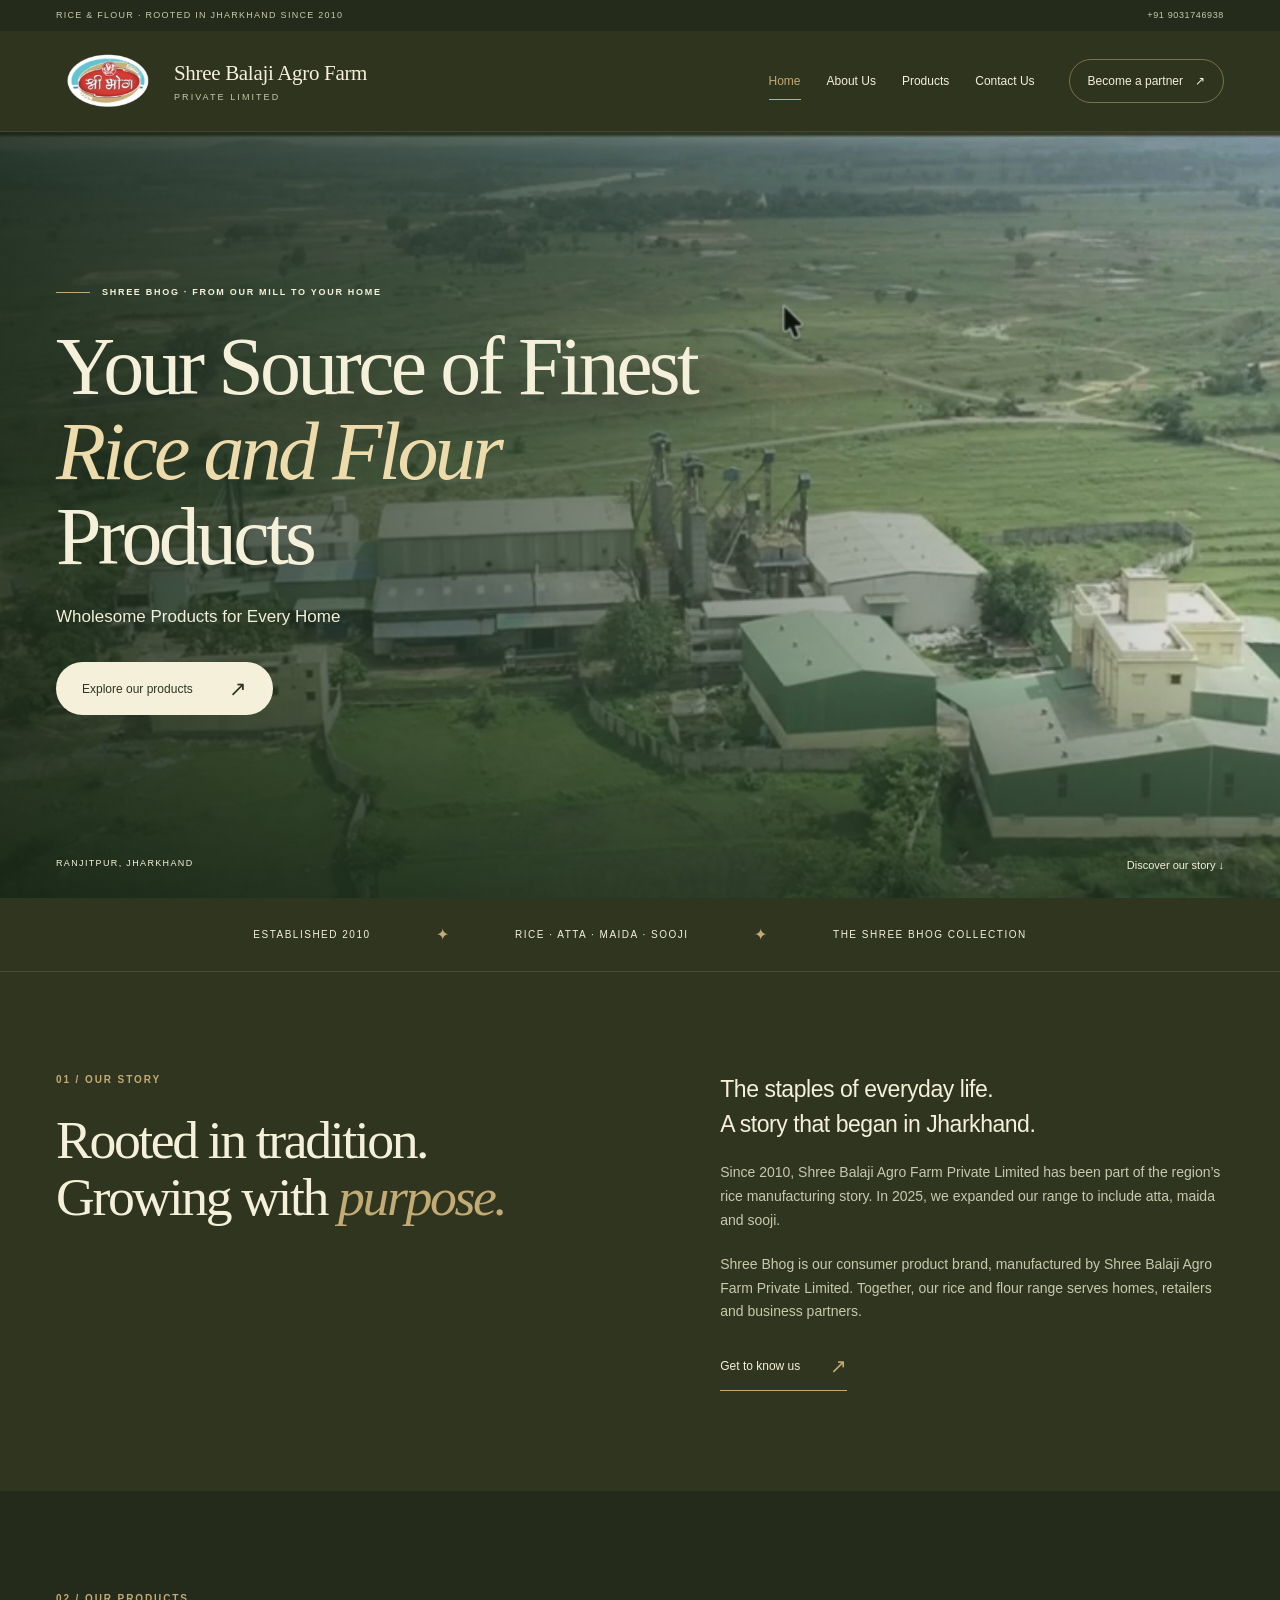
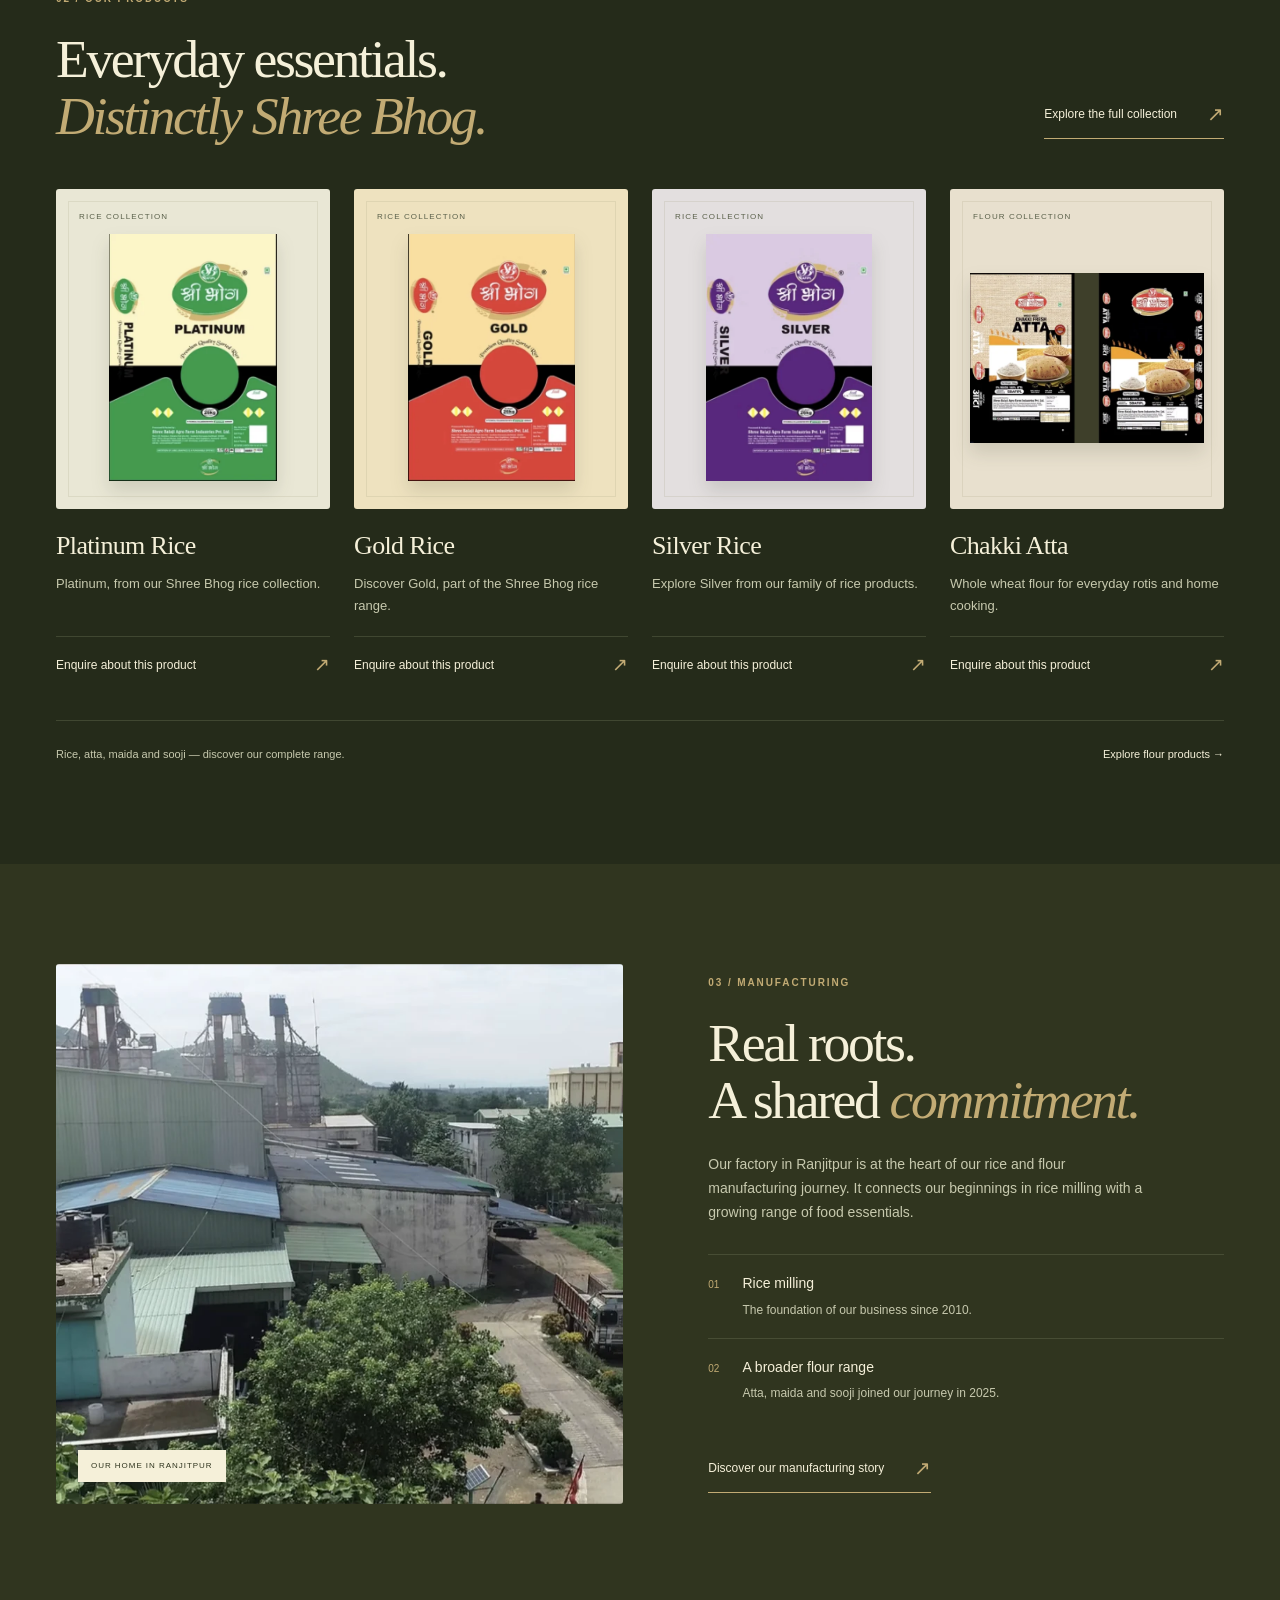
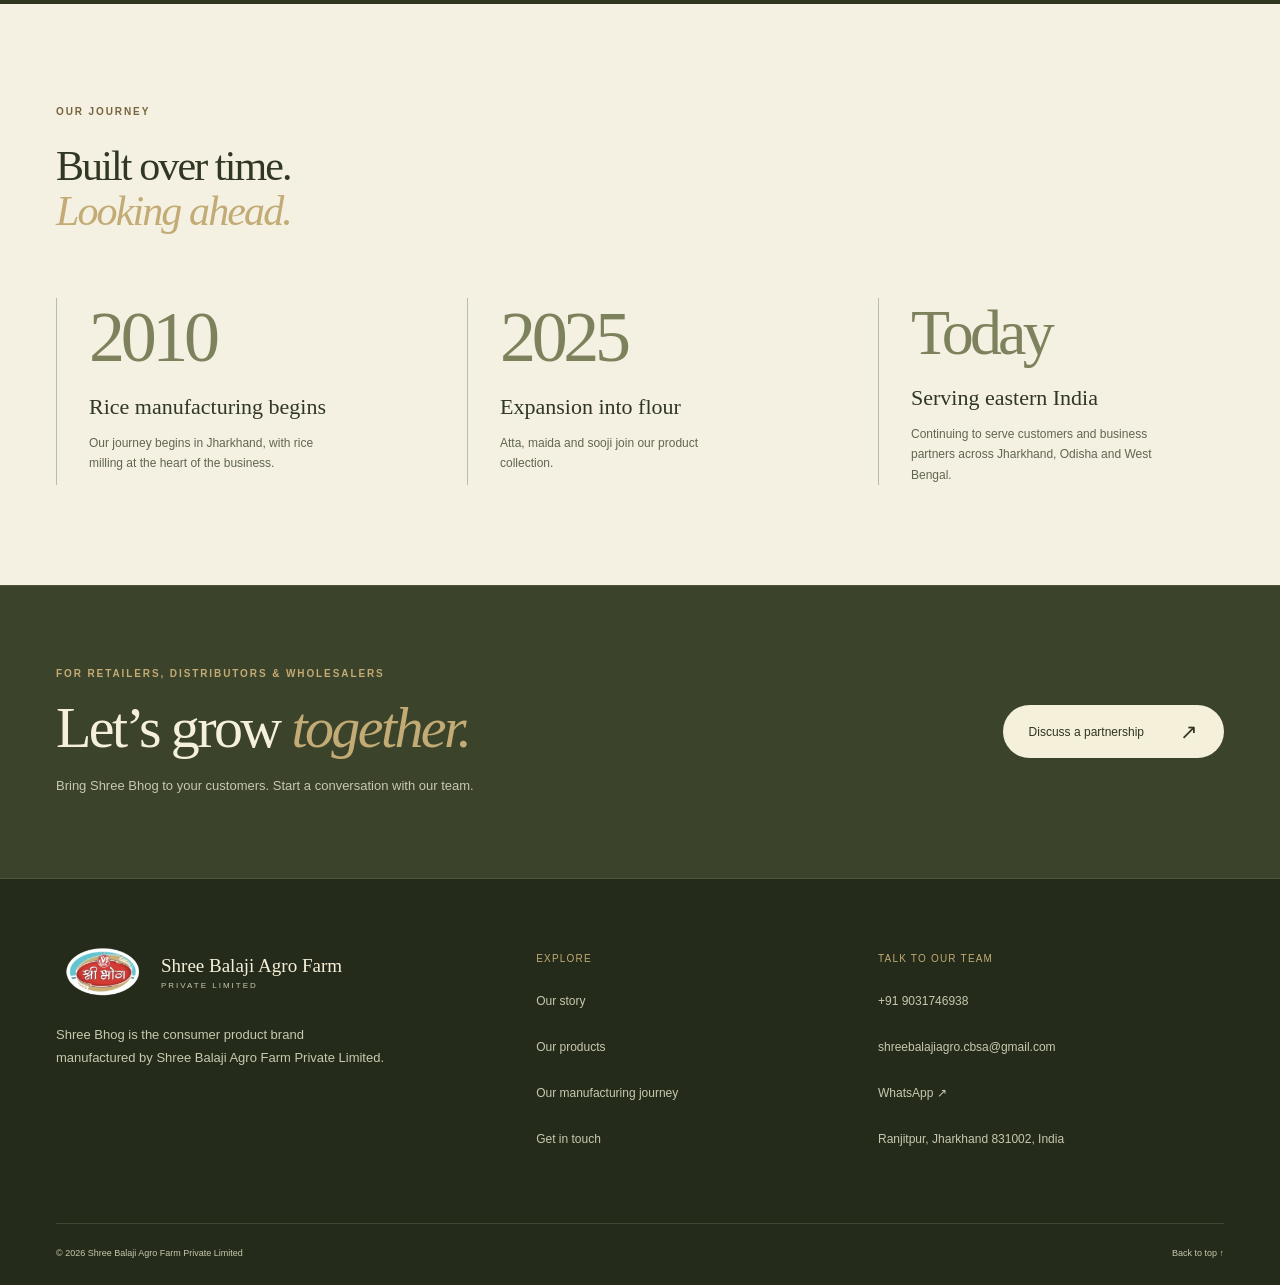
<file: index.html>
<!doctype html>
<html lang="en">
  <head>
    <meta charset="utf-8">
    <meta name="viewport" content="width=device-width, initial-scale=1">
    <meta name="theme-color" content="#30351f"><title>Shree Balaji Agro Farm Private Limited | Rice & Flour</title>
    <meta name="description" content="Discover Shree Bhog rice, atta, maida and sooji from Shree Balaji Agro Farm Private Limited in Ranjitpur, Jharkhand.">
    <meta property="og:title" content="Shree Balaji Agro Farm Private Limited | Rice & Flour">
    <meta property="og:description" content="Discover Shree Bhog rice, atta, maida and sooji from Shree Balaji Agro Farm Private Limited in Ranjitpur, Jharkhand.">
    <meta property="og:type" content="website">
    <link rel="icon" href="assets/images/logo-600.webp" type="image/webp">
    <link rel="stylesheet" href="css/styles.css">
    <script src="js/hero-video.js" defer></script>
    <script src="js/config.js" defer>
    </script>
    <script src="js/script.js" defer>
    </script>
    <!-- BUSINESS_METADATA_START -->
    <meta property="og:site_name" content="Shree Balaji Agro Farm Private Limited">
    <meta property="og:locale" content="en_IN">
    <meta name="twitter:card" content="summary">
    <meta name="twitter:title" content="Shree Balaji Agro Farm Private Limited | Rice & Flour">
    <meta name="twitter:description" content="Discover Shree Bhog rice, atta, maida and sooji from Shree Balaji Agro Farm Private Limited in Ranjitpur, Jharkhand.">
    <script type="application/ld+json">{"@context":"https://schema.org","@type":"LocalBusiness","name":"Shree Balaji Agro Farm Private Limited","brand":{"@type":"Brand","name":"Shree Bhog"},"telephone":"+919031746938","email":"shreebalajiagro.cbsa@gmail.com","address":{"@type":"PostalAddress","streetAddress":"Ranjitpur","addressRegion":"Jharkhand","postalCode":"831002","addressCountry":"IN"},"areaServed":["Jharkhand","Odisha","West Bengal"]}</script>
    <!-- BUSINESS_METADATA_END -->
  </head>
  <body id="top"><a class="skip-link" href="#main">Skip to content</a>
    <div class="topbar"><span>RICE & FLOUR · ROOTED IN JHARKHAND SINCE 2010</span><a data-contact-link="phone" href="tel:+919031746938"><span data-contact-text="phone">+91 9031746938</span></a>
    </div>
    <header class="site-header">
      <div class="header-inner"><a class="brand" href="index.html" aria-label="Shree Balaji Agro Farm Private Limited home"><img src="assets/images/logo-600.webp" width="91" height="55" alt="Shree Bhog"><span>Shree Balaji Agro Farm<small>PRIVATE LIMITED</small></span></a>
        <button class="menu-toggle" type="button" aria-expanded="false" aria-controls="main-nav" hidden>Menu <span aria-hidden="true">☰</span>
        </button>
        <nav id="main-nav" aria-label="Main navigation"><a href="index.html" aria-current="page">Home</a><a href="about.html" >About Us</a><a href="products.html" >Products</a><a href="contact.html" >Contact Us</a><a class="nav-cta" href="contact.html?business=Distributor">Become a partner <span aria-hidden="true">↗</span></a>
        </nav>
      </div>
    </header>
    <main id="main">
      <section class="home-hero" aria-labelledby="hero-title"><img class="hero-image" src="assets/images/factory-aerial-1600.webp" srcset="assets/images/factory-aerial-800.webp 800w, assets/images/factory-aerial-1600.webp 1600w, assets/images/factory-aerial-2400.webp 2400w" sizes="(max-width: 760px) 100vw, 90vw" alt="Aerial view of the Shree Balaji Agro Farm premises in Ranjitpur" width="2612" height="774" fetchpriority=high decoding="async">
        <video id="hero-video" class="hero-video" autoplay muted loop playsinline preload="none"
          poster="assets/images/factory-aerial-1600.webp"
          data-desktop-src="assets/videos/DJI_0035-hero-desktop.mp4"
          data-mobile-src="assets/videos/DJI_0035-hero-mobile.mp4"
          aria-hidden="true" tabindex="-1" disablepictureinpicture></video>
        <div class="hero-shade">
        </div>
        <div class="wrap hero-content">
          <p class="eyebrow"><span class="gold-line"></span> SHREE BHOG · FROM OUR MILL TO YOUR HOME
          </p>
          <h1 id="hero-title">Your Source of Finest<br><em>Rice and Flour</em><br>Products
          </h1>
          <p class="hero-tagline">Wholesome Products for Every Home
          </p>
          <a class="button button-cream" href="products.html">Explore our products <span aria-hidden="true">↗</span></a>
        </div>
        <div class="hero-caption"><span>RANJITPUR, JHARKHAND</span><a href="#introduction">Discover our story ↓</a>
        </div>
      </section>
      <div class="heritage-strip"><span>ESTABLISHED 2010</span><span class="ornament">✦</span><span>RICE · ATTA · MAIDA · SOOJI</span><span class="ornament">✦</span><span>THE SHREE BHOG COLLECTION</span>
      </div>
      <section id="introduction" class="wrap section intro-grid">
        <div class="reveal">
          <p class="eyebrow">01 / OUR STORY
          </p>
          <h2>Rooted in tradition.<br>Growing with <em>purpose.</em>
          </h2>
        </div>
        <div class="intro-copy reveal">
          <p class="lead">The staples of everyday life.<br>A story that began in Jharkhand.
          </p>
          <p>Since 2010, Shree Balaji Agro Farm Private Limited has been part of the region’s rice manufacturing story. In 2025, we expanded our range to include atta, maida and sooji.
          </p>
          <p>Shree Bhog is our consumer product brand, manufactured by Shree Balaji Agro Farm Private Limited. Together, our rice and flour range serves homes, retailers and business partners.
          </p>
          <a class="text-link" href="about.html">Get to know us <span aria-hidden="true">↗</span></a>
        </div>
      </section>
      <section class="collection section">
        <div class="wrap">
          <div class="section-heading reveal">
            <div>
              <p class="eyebrow">02 / OUR PRODUCTS
              </p>
              <h2>Everyday essentials.<br><em>Distinctly Shree Bhog.</em>
              </h2>
            </div>
            <a class="text-link" href="products.html">Explore the full collection <span aria-hidden="true">↗</span></a>
          </div>
          <div class="product-grid featured">
            <article class="product-card">
              <div class="product-art rice-platinum"><span class="product-kicker">RICE COLLECTION</span><img src="assets/images/rice-platinum-600.webp" alt="Platinum Rice original packaging artwork" width="382" height="560" loading="lazy" decoding="async">
              </div>
              <div class="product-body">
                <h3>Platinum Rice
                </h3>
                <p>Platinum, from our Shree Bhog rice collection.
                </p>
                <a class="product-enquiry" href="contact.html?product=Platinum%20Rice">Enquire about this product <span aria-hidden="true">↗</span><span class="sr-only">: Platinum Rice</span></a>
              </div>
            </article>
            <article class="product-card">
              <div class="product-art rice-gold"><span class="product-kicker">RICE COLLECTION</span><img src="assets/images/rice-gold-600.webp" alt="Gold Rice original packaging artwork" width="380" height="562" loading="lazy" decoding="async">
              </div>
              <div class="product-body">
                <h3>Gold Rice
                </h3>
                <p>Discover Gold, part of the Shree Bhog rice range.
                </p>
                <a class="product-enquiry" href="contact.html?product=Gold%20Rice">Enquire about this product <span aria-hidden="true">↗</span><span class="sr-only">: Gold Rice</span></a>
              </div>
            </article>
            <article class="product-card">
              <div class="product-art rice-silver"><span class="product-kicker">RICE COLLECTION</span><img src="assets/images/rice-silver-600.webp" alt="Silver Rice original packaging artwork" width="376" height="560" loading="lazy" decoding="async">
              </div>
              <div class="product-body">
                <h3>Silver Rice
                </h3>
                <p>Explore Silver from our family of rice products.
                </p>
                <a class="product-enquiry" href="contact.html?product=Silver%20Rice">Enquire about this product <span aria-hidden="true">↗</span><span class="sr-only">: Silver Rice</span></a>
              </div>
            </article>
            <article class="product-card">
              <div class="product-art atta-chakki"><span class="product-kicker">FLOUR COLLECTION</span><img src="assets/images/atta-chakki-600.webp" alt="Chakki Atta original packaging artwork" width="600" height="436" loading="lazy" decoding="async">
              </div>
              <div class="product-body">
                <h3>Chakki Atta
                </h3>
                <p>Whole wheat flour for everyday rotis and home cooking.
                </p>
                <a class="product-enquiry" href="contact.html?product=Chakki%20Atta">Enquire about this product <span aria-hidden="true">↗</span><span class="sr-only">: Chakki Atta</span></a>
              </div>
            </article>
          </div>
          <div class="collection-bottom"><span>Rice, atta, maida and sooji — discover our complete range.</span><a href="products.html#flour">Explore flour products →</a>
          </div>
        </div>
      </section>
      <section class="wrap section factory-grid">
        <div class="factory-photo reveal"><img class="" src="assets/images/factory-inside-1600.webp" srcset="assets/images/factory-inside-800.webp 800w, assets/images/factory-inside-1600.webp 1600w, assets/images/factory-inside-2400.webp 1642w" sizes="(max-width: 760px) 100vw, 90vw" alt="Exterior buildings and courtyard at the Shree Balaji Agro Farm premises" width="1642" height="794" loading=lazy decoding="async"><span>OUR HOME IN RANJITPUR</span>
        </div>
        <div class="factory-copy reveal">
          <p class="eyebrow">03 / MANUFACTURING
          </p>
          <h2>Real roots.<br>A shared <em>commitment.</em>
          </h2>
          <p>Our factory in Ranjitpur is at the heart of our rice and flour manufacturing journey. It connects our beginnings in rice milling with a growing range of food essentials.
          </p>
          <div class="simple-facts">
            <div><span>01</span>
              <p><strong>Rice milling</strong>The foundation of our business since 2010.
              </p>
            </div>
            <div><span>02</span>
              <p><strong>A broader flour range</strong>Atta, maida and sooji joined our journey in 2025.
              </p>
            </div>
          </div>
          <a class="text-link" href="about.html#manufacturing">Discover our manufacturing story <span aria-hidden="true">↗</span></a>
        </div>
      </section>
      <section class="milestones section" aria-labelledby="journey-title">
        <div class="wrap">
          <div><p class="eyebrow">OUR JOURNEY</p><h2 id="journey-title">Built over time.<br><em>Looking ahead.</em></h2></div>
          <div class="milestone"><span>2010</span><h3>Rice manufacturing begins</h3><p>Our journey begins in Jharkhand, with rice milling at the heart of the business.</p></div>
          <div class="milestone"><span>2025</span><h3>Expansion into flour</h3><p>Atta, maida and sooji join our product collection.</p></div>
          <div class="milestone"><span class="today">Today</span><h3>Serving eastern India</h3><p>Continuing to serve customers and business partners across Jharkhand, Odisha and West Bengal.</p></div>
        </div>
      </section>
      <section class="partner-band">
        <div class="wrap">
          <div>
            <p class="eyebrow">FOR RETAILERS, DISTRIBUTORS & WHOLESALERS
            </p>
            <h2>Let’s grow <em>together.</em>
            </h2>
            <p>Bring Shree Bhog to your customers. Start a conversation with our team.
            </p>
          </div>
          <a class="button button-cream" href="contact.html?business=Distributor">Discuss a partnership <span aria-hidden="true">↗</span></a>
        </div>
      </section>
    </main>
    <footer class="site-footer">
      <div class="wrap footer-grid">
        <div class="footer-brand"><a class="brand" href="index.html"><img src="assets/images/logo-600.webp" width="91" height="55" alt="Shree Bhog"><span>Shree Balaji Agro Farm<small>PRIVATE LIMITED</small></span></a>
          <p>Shree Bhog is the consumer product brand manufactured by Shree Balaji Agro Farm Private Limited.
          </p>
        </div>
        <div>
          <h2>Explore
          </h2>
          <a href="about.html">Our story</a><a href="products.html">Our products</a><a href="about.html#manufacturing">Our manufacturing journey</a><a href="contact.html">Get in touch</a>
        </div>
        <div>
          <h2>Talk to our team
          </h2>
          <a data-contact-link="phone" href="tel:+919031746938"><span data-contact-text="phone">+91 9031746938</span></a><a data-contact-link="email" href="mailto:shreebalajiagro.cbsa@gmail.com"><span data-contact-text="email">shreebalajiagro.cbsa@gmail.com</span></a><a data-contact-link="whatsapp" href="https://wa.me/919031746938" target="_blank" rel="noopener noreferrer">WhatsApp <span aria-hidden="true">↗</span></a>
          <p data-contact-text="address">Ranjitpur, Jharkhand 831002, India</p>
        </div>
      </div>
      <!-- SOCIAL_LINKS_START --><nav class="wrap social-links" aria-label="Official social media" hidden></nav><!-- SOCIAL_LINKS_END -->
      <div class="wrap footer-bottom"><span>© <span data-year>2026</span> Shree Balaji Agro Farm Private Limited</span><a href="#top">Back to top ↑</a>
      </div>
    </footer>
  </body>
</html>
</file>
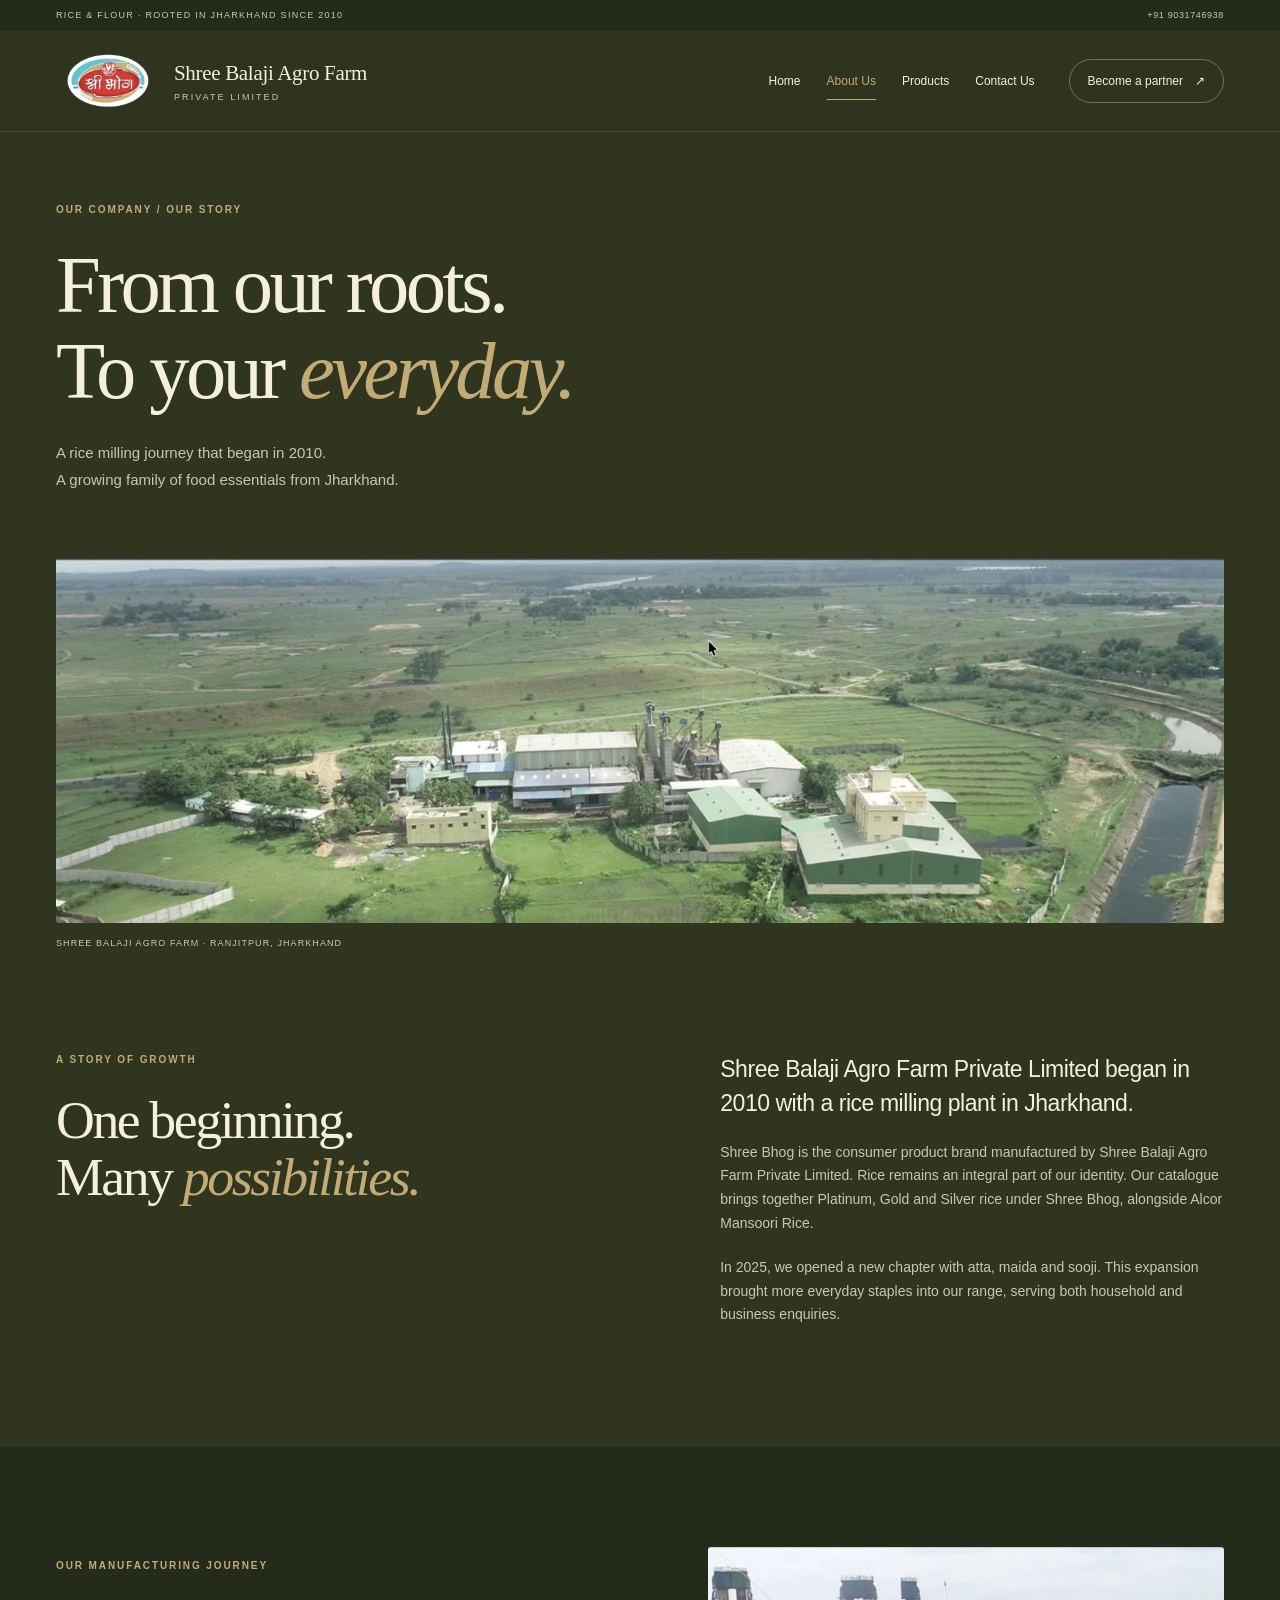
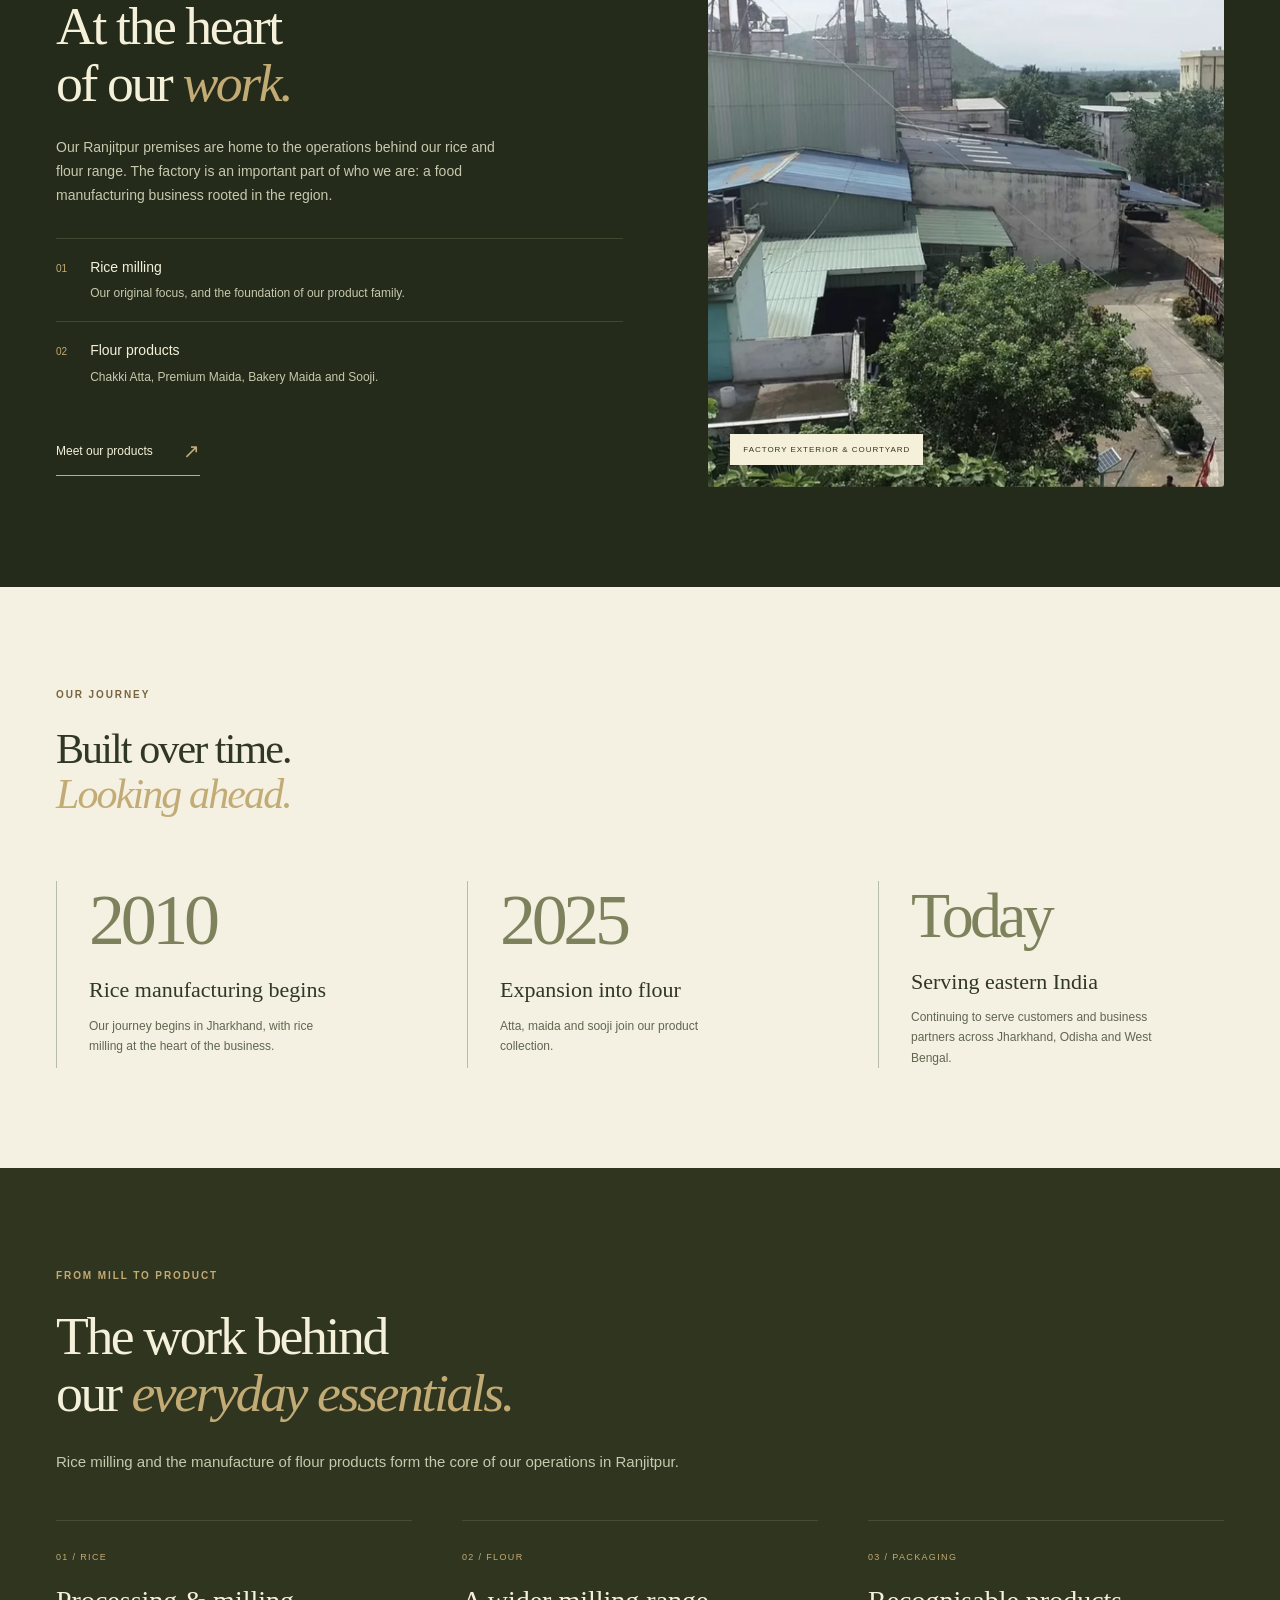
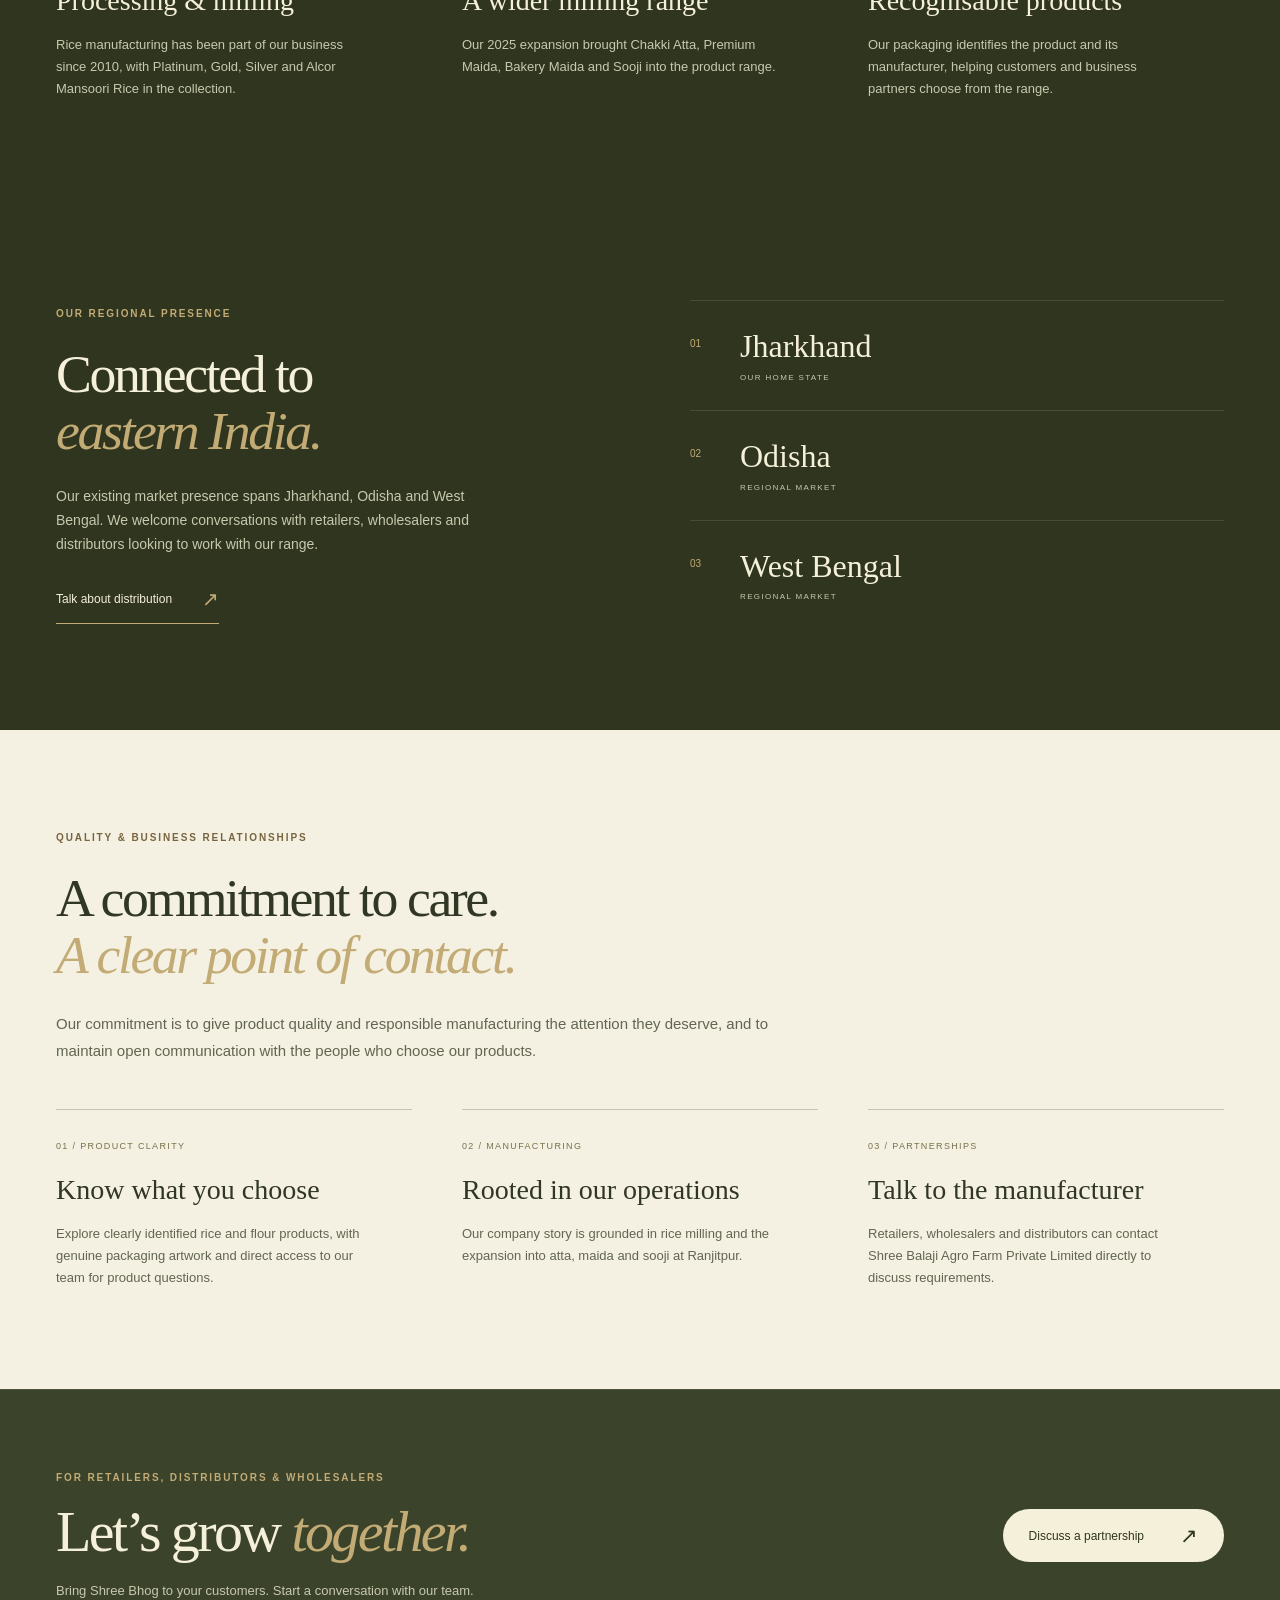
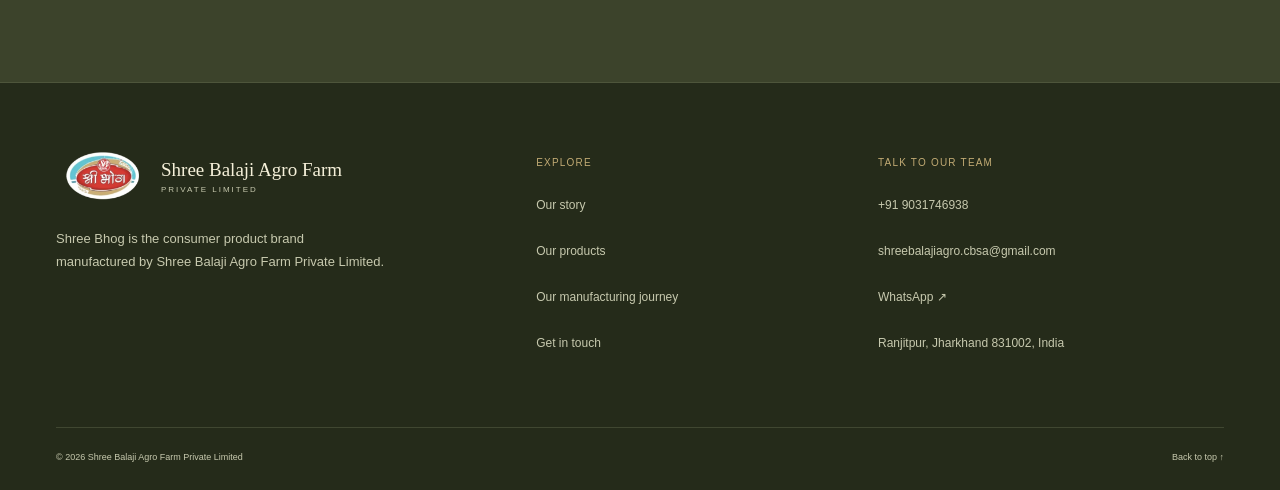
<file: about.html>
<!doctype html>
<html lang="en">
  <head>
    <meta charset="utf-8">
    <meta name="viewport" content="width=device-width, initial-scale=1">
    <meta name="theme-color" content="#30351f"><title>About Us | Shree Balaji Agro Farm Private Limited</title>
    <meta name="description" content="Our journey from rice milling in 2010 to atta, maida and sooji in 2025. Meet Shree Balaji Agro Farm Private Limited, Ranjitpur.">
    <meta property="og:title" content="About Us | Shree Balaji Agro Farm Private Limited">
    <meta property="og:description" content="Our journey from rice milling in 2010 to atta, maida and sooji in 2025. Meet Shree Balaji Agro Farm Private Limited, Ranjitpur.">
    <meta property="og:type" content="website">
    <link rel="icon" href="assets/images/logo-600.webp" type="image/webp">
    <link rel="stylesheet" href="css/styles.css">
    <script src="js/config.js" defer>
    </script>
    <script src="js/script.js" defer>
    </script>
    <!-- BUSINESS_METADATA_START -->
    <meta property="og:site_name" content="Shree Balaji Agro Farm Private Limited">
    <meta property="og:locale" content="en_IN">
    <meta name="twitter:card" content="summary">
    <meta name="twitter:title" content="About Us | Shree Balaji Agro Farm Private Limited">
    <meta name="twitter:description" content="Our journey from rice milling in 2010 to atta, maida and sooji in 2025. Meet Shree Balaji Agro Farm Private Limited, Ranjitpur.">
    <script type="application/ld+json">{"@context":"https://schema.org","@type":"LocalBusiness","name":"Shree Balaji Agro Farm Private Limited","brand":{"@type":"Brand","name":"Shree Bhog"},"telephone":"+919031746938","email":"shreebalajiagro.cbsa@gmail.com","address":{"@type":"PostalAddress","streetAddress":"Ranjitpur","addressRegion":"Jharkhand","postalCode":"831002","addressCountry":"IN"},"areaServed":["Jharkhand","Odisha","West Bengal"]}</script>
    <!-- BUSINESS_METADATA_END -->
  </head>
  <body id="top"><a class="skip-link" href="#main">Skip to content</a>
    <div class="topbar"><span>RICE & FLOUR · ROOTED IN JHARKHAND SINCE 2010</span><a data-contact-link="phone" href="tel:+919031746938"><span data-contact-text="phone">+91 9031746938</span></a>
    </div>
    <header class="site-header">
      <div class="header-inner"><a class="brand" href="index.html" aria-label="Shree Balaji Agro Farm Private Limited home"><img src="assets/images/logo-600.webp" width="91" height="55" alt="Shree Bhog"><span>Shree Balaji Agro Farm<small>PRIVATE LIMITED</small></span></a>
        <button class="menu-toggle" type="button" aria-expanded="false" aria-controls="main-nav" hidden>Menu <span aria-hidden="true">☰</span>
        </button>
        <nav id="main-nav" aria-label="Main navigation"><a href="index.html" >Home</a><a href="about.html" aria-current="page">About Us</a><a href="products.html" >Products</a><a href="contact.html" >Contact Us</a><a class="nav-cta" href="contact.html?business=Distributor">Become a partner <span aria-hidden="true">↗</span></a>
        </nav>
      </div>
    </header>
    <main id="main">
      <section class="wrap page-intro">
        <p class="eyebrow">OUR COMPANY / OUR STORY
        </p>
        <h1>From our roots.<br>To your <em>everyday.</em>
        </h1>
        <p class="page-summary">A rice milling journey that began in 2010.<br>A growing family of food essentials from Jharkhand.
        </p>
      </section>
      <figure class="wrap panoramic"><img class="" src="assets/images/factory-aerial-1600.webp" srcset="assets/images/factory-aerial-800.webp 800w, assets/images/factory-aerial-1600.webp 1600w, assets/images/factory-aerial-2400.webp 2400w" sizes="(max-width: 760px) 100vw, 90vw" alt="Panoramic view of the factory and surrounding landscape in Ranjitpur" width="2612" height="774" fetchpriority=high decoding="async">
        <figcaption>Shree Balaji Agro Farm · Ranjitpur, Jharkhand
        </figcaption>
      </figure>
      <section class="wrap section intro-grid">
        <div>
          <p class="eyebrow">A STORY OF GROWTH
          </p>
          <h2>One beginning.<br>Many <em>possibilities.</em>
          </h2>
        </div>
        <div class="intro-copy">
          <p class="lead">Shree Balaji Agro Farm Private Limited began in 2010 with a rice milling plant in Jharkhand.
          </p>
          <p>Shree Bhog is the consumer product brand manufactured by Shree Balaji Agro Farm Private Limited. Rice remains an integral part of our identity. Our catalogue brings together Platinum, Gold and Silver rice under Shree Bhog, alongside Alcor Mansoori Rice.
          </p>
          <p>In 2025, we opened a new chapter with atta, maida and sooji. This expansion brought more everyday staples into our range, serving both household and business enquiries.
          </p>
        </div>
      </section>
      <section id="manufacturing" class="manufacturing section">
        <div class="wrap factory-grid">
          <div class="factory-copy">
            <p class="eyebrow">OUR MANUFACTURING JOURNEY
            </p>
            <h2>At the heart<br>of our <em>work.</em>
            </h2>
            <p>Our Ranjitpur premises are home to the operations behind our rice and flour range. The factory is an important part of who we are: a food manufacturing business rooted in the region.
            </p>
            <div class="simple-facts">
              <div><span>01</span>
                <p><strong>Rice milling</strong>Our original focus, and the foundation of our product family.
                </p>
              </div>
              <div><span>02</span>
                <p><strong>Flour products</strong>Chakki Atta, Premium Maida, Bakery Maida and Sooji.
                </p>
              </div>
            </div>
            <a class="text-link" href="products.html">Meet our products <span aria-hidden="true">↗</span></a>
          </div>
          <div class="factory-photo"><img class="" src="assets/images/factory-inside-1600.webp" srcset="assets/images/factory-inside-800.webp 800w, assets/images/factory-inside-1600.webp 1600w, assets/images/factory-inside-2400.webp 1642w" sizes="(max-width: 760px) 100vw, 90vw" alt="Exterior view of the factory buildings and courtyard" width="1642" height="794" loading=lazy decoding="async"><span>FACTORY EXTERIOR & COURTYARD</span>
          </div>
        </div>
      </section>
      <section class="milestones section" aria-labelledby="journey-title">
        <div class="wrap">
          <div><p class="eyebrow">OUR JOURNEY</p><h2 id="journey-title">Built over time.<br><em>Looking ahead.</em></h2></div>
          <div class="milestone"><span>2010</span><h3>Rice manufacturing begins</h3><p>Our journey begins in Jharkhand, with rice milling at the heart of the business.</p></div>
          <div class="milestone"><span>2025</span><h3>Expansion into flour</h3><p>Atta, maida and sooji join our product collection.</p></div>
          <div class="milestone"><span class="today">Today</span><h3>Serving eastern India</h3><p>Continuing to serve customers and business partners across Jharkhand, Odisha and West Bengal.</p></div>
        </div>
      </section>
      <section class="wrap section operations" aria-labelledby="operations-title">
        <p class="eyebrow">FROM MILL TO PRODUCT</p>
        <h2 id="operations-title">The work behind<br>our <em>everyday essentials.</em></h2>
        <p class="section-intro">Rice milling and the manufacture of flour products form the core of our operations in Ranjitpur.</p>
        <div class="values-grid">
          <article><span>01 / RICE</span><h3>Processing & milling</h3><p>Rice manufacturing has been part of our business since 2010, with Platinum, Gold, Silver and Alcor Mansoori Rice in the collection.</p></article>
          <article><span>02 / FLOUR</span><h3>A wider milling range</h3><p>Our 2025 expansion brought Chakki Atta, Premium Maida, Bakery Maida and Sooji into the product range.</p></article>
          <article><span>03 / PACKAGING</span><h3>Recognisable products</h3><p>Our packaging identifies the product and its manufacturer, helping customers and business partners choose from the range.</p></article>
        </div>
      </section>
      <section class="wrap section regional">
        <div>
          <p class="eyebrow">OUR REGIONAL PRESENCE
          </p>
          <h2>Connected to<br><em>eastern India.</em>
          </h2>
          <p>Our existing market presence spans Jharkhand, Odisha and West Bengal. We welcome conversations with retailers, wholesalers and distributors looking to work with our range.
          </p>
          <a class="text-link" href="contact.html?business=Distributor">Talk about distribution <span aria-hidden="true">↗</span></a>
        </div>
        <div class="region-list">
          <div><span>01</span>
            <h3>Jharkhand
            </h3>
            <small>OUR HOME STATE</small>
          </div>
          <div><span>02</span>
            <h3>Odisha
            </h3>
            <small>REGIONAL MARKET</small>
          </div>
          <div><span>03</span>
            <h3>West Bengal
            </h3>
            <small>REGIONAL MARKET</small>
          </div>
        </div>
      </section>
      <section class="values section" aria-labelledby="quality-title">
        <div class="wrap">
          <p class="eyebrow">QUALITY & BUSINESS RELATIONSHIPS</p>
          <h2 id="quality-title">A commitment to care.<br><em>A clear point of contact.</em></h2>
          <p class="section-intro">Our commitment is to give product quality and responsible manufacturing the attention they deserve, and to maintain open communication with the people who choose our products.</p>
          <div class="values-grid">
            <article><span>01 / PRODUCT CLARITY</span><h3>Know what you choose</h3><p>Explore clearly identified rice and flour products, with genuine packaging artwork and direct access to our team for product questions.</p></article>
            <article><span>02 / MANUFACTURING</span><h3>Rooted in our operations</h3><p>Our company story is grounded in rice milling and the expansion into atta, maida and sooji at Ranjitpur.</p></article>
            <article><span>03 / PARTNERSHIPS</span><h3>Talk to the manufacturer</h3><p>Retailers, wholesalers and distributors can contact Shree Balaji Agro Farm Private Limited directly to discuss requirements.</p></article>
          </div>
        </div>
      </section>
      <section class="partner-band">
        <div class="wrap">
          <div>
            <p class="eyebrow">FOR RETAILERS, DISTRIBUTORS & WHOLESALERS
            </p>
            <h2>Let’s grow <em>together.</em>
            </h2>
            <p>Bring Shree Bhog to your customers. Start a conversation with our team.
            </p>
          </div>
          <a class="button button-cream" href="contact.html?business=Distributor">Discuss a partnership <span aria-hidden="true">↗</span></a>
        </div>
      </section>
    </main>
    <footer class="site-footer">
      <div class="wrap footer-grid">
        <div class="footer-brand"><a class="brand" href="index.html"><img src="assets/images/logo-600.webp" width="91" height="55" alt="Shree Bhog"><span>Shree Balaji Agro Farm<small>PRIVATE LIMITED</small></span></a>
          <p>Shree Bhog is the consumer product brand manufactured by Shree Balaji Agro Farm Private Limited.
          </p>
        </div>
        <div>
          <h2>Explore
          </h2>
          <a href="about.html">Our story</a><a href="products.html">Our products</a><a href="about.html#manufacturing">Our manufacturing journey</a><a href="contact.html">Get in touch</a>
        </div>
        <div>
          <h2>Talk to our team
          </h2>
          <a data-contact-link="phone" href="tel:+919031746938"><span data-contact-text="phone">+91 9031746938</span></a><a data-contact-link="email" href="mailto:shreebalajiagro.cbsa@gmail.com"><span data-contact-text="email">shreebalajiagro.cbsa@gmail.com</span></a><a data-contact-link="whatsapp" href="https://wa.me/919031746938" target="_blank" rel="noopener noreferrer">WhatsApp <span aria-hidden="true">↗</span></a>
          <p data-contact-text="address">Ranjitpur, Jharkhand 831002, India</p>
        </div>
      </div>
      <!-- SOCIAL_LINKS_START --><nav class="wrap social-links" aria-label="Official social media" hidden></nav><!-- SOCIAL_LINKS_END -->
      <div class="wrap footer-bottom"><span>© <span data-year>2026</span> Shree Balaji Agro Farm Private Limited</span><a href="#top">Back to top ↑</a>
      </div>
    </footer>
  </body>
</html>
</file>
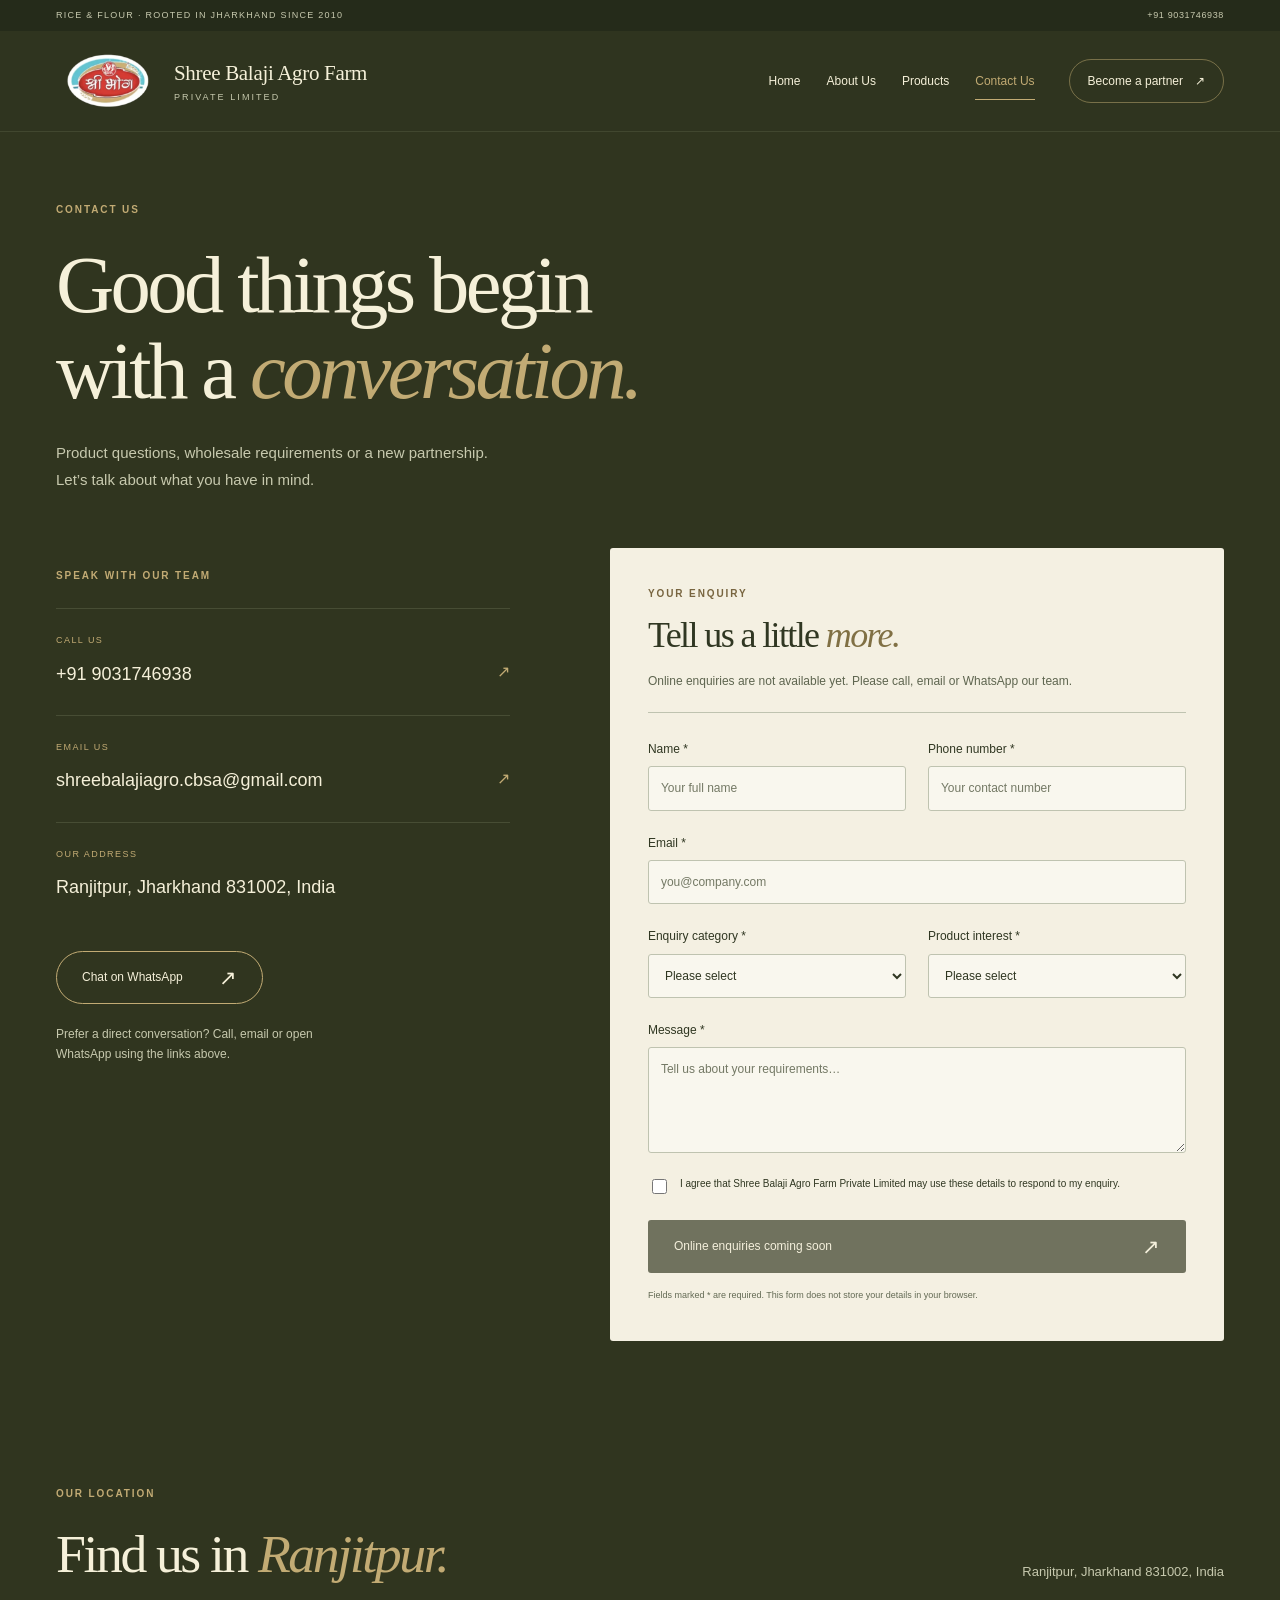
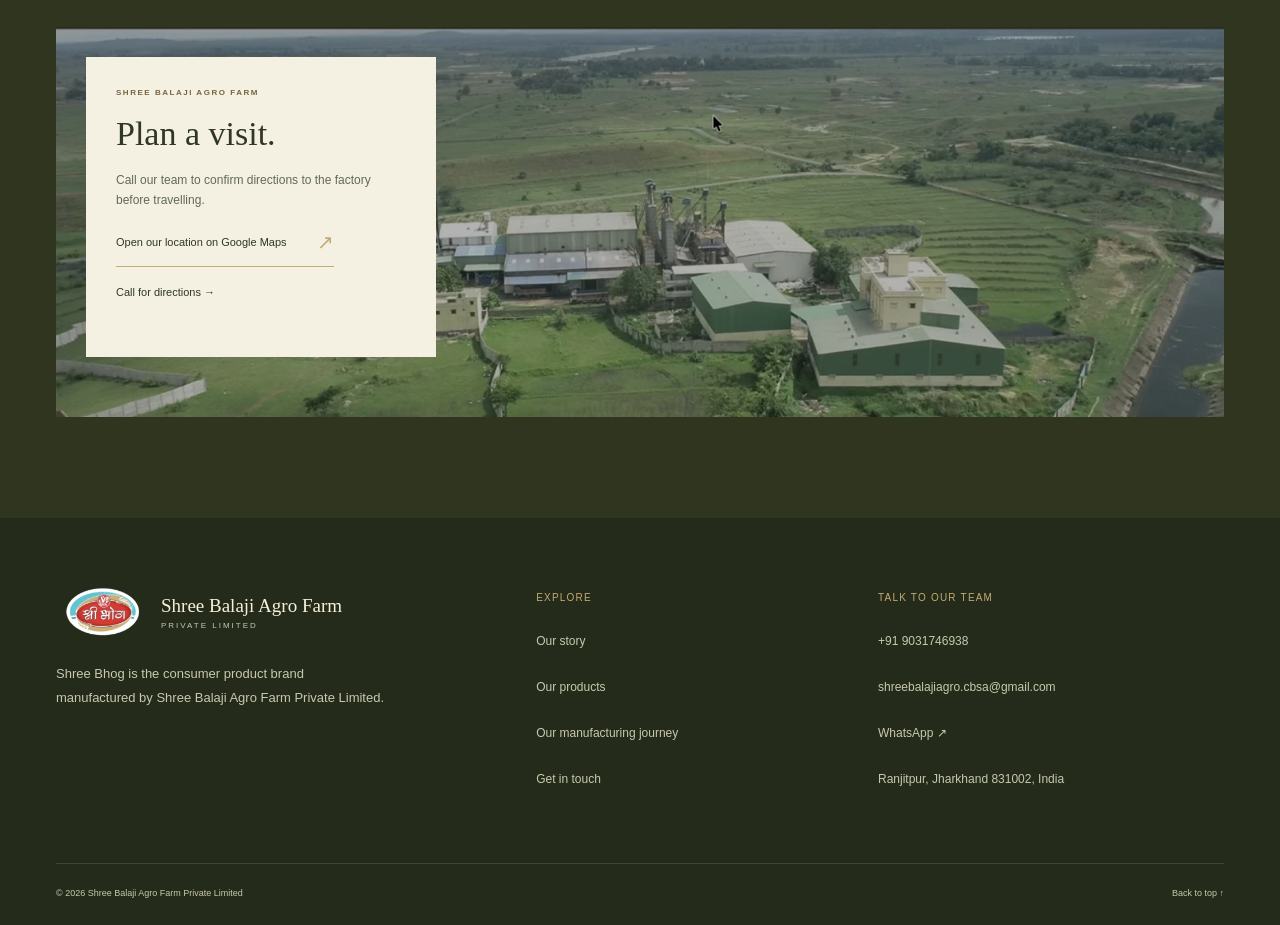
<file: contact.html>
<!doctype html>
<html lang="en">
  <head>
    <meta charset="utf-8">
    <meta name="viewport" content="width=device-width, initial-scale=1">
    <meta name="theme-color" content="#30351f"><title>Contact & Business Enquiries | Shree Balaji Agro Farm Private Limited</title>
    <meta name="description" content="Contact our team for Shree Bhog product, wholesale and distribution enquiries. Visit Shree Balaji Agro Farm in Ranjitpur, Jharkhand.">
    <meta property="og:title" content="Contact & Business Enquiries | Shree Balaji Agro Farm Private Limited">
    <meta property="og:description" content="Contact our team for Shree Bhog product, wholesale and distribution enquiries. Visit Shree Balaji Agro Farm in Ranjitpur, Jharkhand.">
    <meta property="og:type" content="website">
    <link rel="icon" href="assets/images/logo-600.webp" type="image/webp">
    <link rel="stylesheet" href="css/styles.css">
    <script src="js/config.js" defer>
    </script>
    <script src="js/script.js" defer>
    </script>
    <!-- BUSINESS_METADATA_START -->
    <meta property="og:site_name" content="Shree Balaji Agro Farm Private Limited">
    <meta property="og:locale" content="en_IN">
    <meta name="twitter:card" content="summary">
    <meta name="twitter:title" content="Contact & Business Enquiries | Shree Balaji Agro Farm Private Limited">
    <meta name="twitter:description" content="Contact our team for Shree Bhog product, wholesale and distribution enquiries. Visit Shree Balaji Agro Farm in Ranjitpur, Jharkhand.">
    <script type="application/ld+json">{"@context":"https://schema.org","@type":"LocalBusiness","name":"Shree Balaji Agro Farm Private Limited","brand":{"@type":"Brand","name":"Shree Bhog"},"telephone":"+919031746938","email":"shreebalajiagro.cbsa@gmail.com","address":{"@type":"PostalAddress","streetAddress":"Ranjitpur","addressRegion":"Jharkhand","postalCode":"831002","addressCountry":"IN"},"areaServed":["Jharkhand","Odisha","West Bengal"]}</script>
    <!-- BUSINESS_METADATA_END -->
  </head>
  <body id="top"><a class="skip-link" href="#main">Skip to content</a>
    <div class="topbar"><span>RICE & FLOUR · ROOTED IN JHARKHAND SINCE 2010</span><a data-contact-link="phone" href="tel:+919031746938"><span data-contact-text="phone">+91 9031746938</span></a>
    </div>
    <header class="site-header">
      <div class="header-inner"><a class="brand" href="index.html" aria-label="Shree Balaji Agro Farm Private Limited home"><img src="assets/images/logo-600.webp" width="91" height="55" alt="Shree Bhog"><span>Shree Balaji Agro Farm<small>PRIVATE LIMITED</small></span></a>
        <button class="menu-toggle" type="button" aria-expanded="false" aria-controls="main-nav" hidden>Menu <span aria-hidden="true">☰</span>
        </button>
        <nav id="main-nav" aria-label="Main navigation"><a href="index.html" >Home</a><a href="about.html" >About Us</a><a href="products.html" >Products</a><a href="contact.html" aria-current="page">Contact Us</a><a class="nav-cta" href="contact.html?business=Distributor">Become a partner <span aria-hidden="true">↗</span></a>
        </nav>
      </div>
    </header>
    <main id="main">
      <section class="wrap page-intro contact-heading">
        <p class="eyebrow">CONTACT US
        </p>
        <h1>Good things begin<br>with a <em>conversation.</em>
        </h1>
        <p class="page-summary">Product questions, wholesale requirements or a new partnership.<br>Let’s talk about what you have in mind.
        </p>
      </section>
      <section class="wrap contact-layout">
        <div class="contact-details">
          <p class="eyebrow">SPEAK WITH OUR TEAM
          </p>
          <a class="contact-detail" data-contact-link="phone" href="tel:+919031746938"><span>CALL US</span><strong><span data-contact-text="phone">+91 9031746938</span></strong><span aria-hidden="true">↗</span></a><a class="contact-detail" data-contact-link="email" href="mailto:shreebalajiagro.cbsa@gmail.com"><span>EMAIL US</span><strong><span data-contact-text="email">shreebalajiagro.cbsa@gmail.com</span></strong><span aria-hidden="true">↗</span></a>
          <div class="contact-detail"><span>OUR ADDRESS</span><strong data-contact-text="address">Ranjitpur, Jharkhand 831002, India</strong>
          </div>
          <a class="button button-outline" data-contact-link="whatsapp" href="https://wa.me/919031746938" target="_blank" rel="noopener noreferrer">Chat on WhatsApp <span aria-hidden="true">↗</span></a>
          <p class="contact-small">Prefer a direct conversation? Call, email or open WhatsApp using the links above.
          </p>
        </div>
        <form id="enquiry-form" class="enquiry-form" aria-labelledby="form-title">
          <p class="eyebrow">YOUR ENQUIRY
          </p>
          <h2 id="form-title">Tell us a little <em>more.</em>
          </h2>
          <p id="form-note" class="form-note">Online enquiries are not available yet. Please call, email or WhatsApp our team.
          </p>
          <div class="form-row">
            <div>
              <label for="name">Name <span aria-hidden="true">*</span>
              </label>
              <input id="name" name="name" autocomplete="name" required maxlength="100" placeholder="Your full name">
            </div>
            <div>
              <label for="phone">Phone number <span aria-hidden="true">*</span>
              </label>
              <input id="phone" name="phone" type="tel" autocomplete="tel" required minlength="7" maxlength="25" placeholder="Your contact number" inputmode="tel">
            </div>
          </div>
          <label for="email">Email <span aria-hidden="true">*</span>
          </label>
          <input id="email" name="email" type="email" autocomplete="email" required maxlength="254" placeholder="you@company.com">
          <div class="form-row">
            <div>
              <label for="business">Enquiry category <span aria-hidden="true">*</span>
              </label>
              <select id="business" name="businessType" required><option value="">Please select</option><option value="Distributor">Distributor enquiry</option><option value="Wholesaler">Wholesale enquiry</option><option value="Retailer">Retailer enquiry</option><option value="General">General enquiry</option></select>
            </div>
            <div>
              <label for="product">Product interest <span aria-hidden="true">*</span>
              </label>
              <select id="product" name="productInterest" required><option value="">Please select</option><option>Platinum Rice</option><option>Gold Rice</option><option>Silver Rice</option><option>Alcor Mansoori Rice</option><option>Chakki Atta</option><option>Premium Maida</option><option>Bakery Maida</option><option>Sooji</option><option>Multiple products</option><option>General enquiry</option>
              </select>
            </div>
          </div>
          <label for="message">Message <span aria-hidden="true">*</span>
          </label>
          <textarea id="message" name="message" rows="4" required minlength="10" maxlength="3000" placeholder="Tell us about your requirements…"></textarea>
          <div class="honeypot" aria-hidden="true">
            <label for="website">Leave this field blank
            </label>
            <input id="website" name="website" tabindex="-1" autocomplete="off">
          </div>
          <label class="consent">
          <input type="checkbox" name="consent" required><span>I agree that Shree Balaji Agro Farm Private Limited may use these details to respond to my enquiry.</span>
          </label>
          <button id="submit-enquiry" class="button button-dark" type="submit" disabled>Online enquiries coming soon <span aria-hidden="true">↗</span>
          </button>
          <p id="form-status" role="status" aria-live="polite">
          </p>
          <p class="form-privacy">Fields marked * are required. This form does not store your details in your browser.
          </p>
          <noscript>
          <p>Please use the phone, email or WhatsApp links to contact us.
          </p>
          </noscript>
        </form>
      </section>
      <section class="wrap section location-section">
        <div class="section-heading">
          <div>
            <p class="eyebrow">OUR LOCATION
            </p>
            <h2>Find us in <em>Ranjitpur.</em>
            </h2>
          </div>
          <p data-contact-text="address">Ranjitpur, Jharkhand 831002, India</p>
        </div>
        <div class="location-panel" id="location-panel"><img class="" src="assets/images/factory-aerial-1600.webp" srcset="assets/images/factory-aerial-800.webp 800w, assets/images/factory-aerial-1600.webp 1600w, assets/images/factory-aerial-2400.webp 2400w" sizes="(max-width: 760px) 100vw, 90vw" alt="Aerial view of our factory in Ranjitpur" width="2612" height="774" loading=lazy decoding="async">
          <div class="location-card">
            <p class="eyebrow">SHREE BALAJI AGRO FARM
            </p>
            <h3>Plan a visit.
            </h3>
            <p>Call our team to confirm directions to the factory before travelling.
            </p>
            <a class="text-link" href="https://maps.app.goo.gl/C4Exgk9TKozG9GiR8?g_st=ic" target="_blank" rel="noopener noreferrer">Open our location on Google Maps <span aria-hidden="true">↗</span></a><a class="location-call" data-contact-link="phone" href="tel:+919031746938">Call for directions →</a>
          </div>
        </div>
        <p class="map-note">Open the verified business location using the Google Maps link above. Call our team to arrange your visit.
        </p>
      </section>
    </main>
    <footer class="site-footer">
      <div class="wrap footer-grid">
        <div class="footer-brand"><a class="brand" href="index.html"><img src="assets/images/logo-600.webp" width="91" height="55" alt="Shree Bhog"><span>Shree Balaji Agro Farm<small>PRIVATE LIMITED</small></span></a>
          <p>Shree Bhog is the consumer product brand manufactured by Shree Balaji Agro Farm Private Limited.
          </p>
        </div>
        <div>
          <h2>Explore
          </h2>
          <a href="about.html">Our story</a><a href="products.html">Our products</a><a href="about.html#manufacturing">Our manufacturing journey</a><a href="contact.html">Get in touch</a>
        </div>
        <div>
          <h2>Talk to our team
          </h2>
          <a data-contact-link="phone" href="tel:+919031746938"><span data-contact-text="phone">+91 9031746938</span></a><a data-contact-link="email" href="mailto:shreebalajiagro.cbsa@gmail.com"><span data-contact-text="email">shreebalajiagro.cbsa@gmail.com</span></a><a data-contact-link="whatsapp" href="https://wa.me/919031746938" target="_blank" rel="noopener noreferrer">WhatsApp <span aria-hidden="true">↗</span></a>
          <p data-contact-text="address">Ranjitpur, Jharkhand 831002, India</p>
        </div>
      </div>
      <!-- SOCIAL_LINKS_START --><nav class="wrap social-links" aria-label="Official social media" hidden></nav><!-- SOCIAL_LINKS_END -->
      <div class="wrap footer-bottom"><span>© <span data-year>2026</span> Shree Balaji Agro Farm Private Limited</span><a href="#top">Back to top ↑</a>
      </div>
    </footer>
  </body>
</html>
</file>
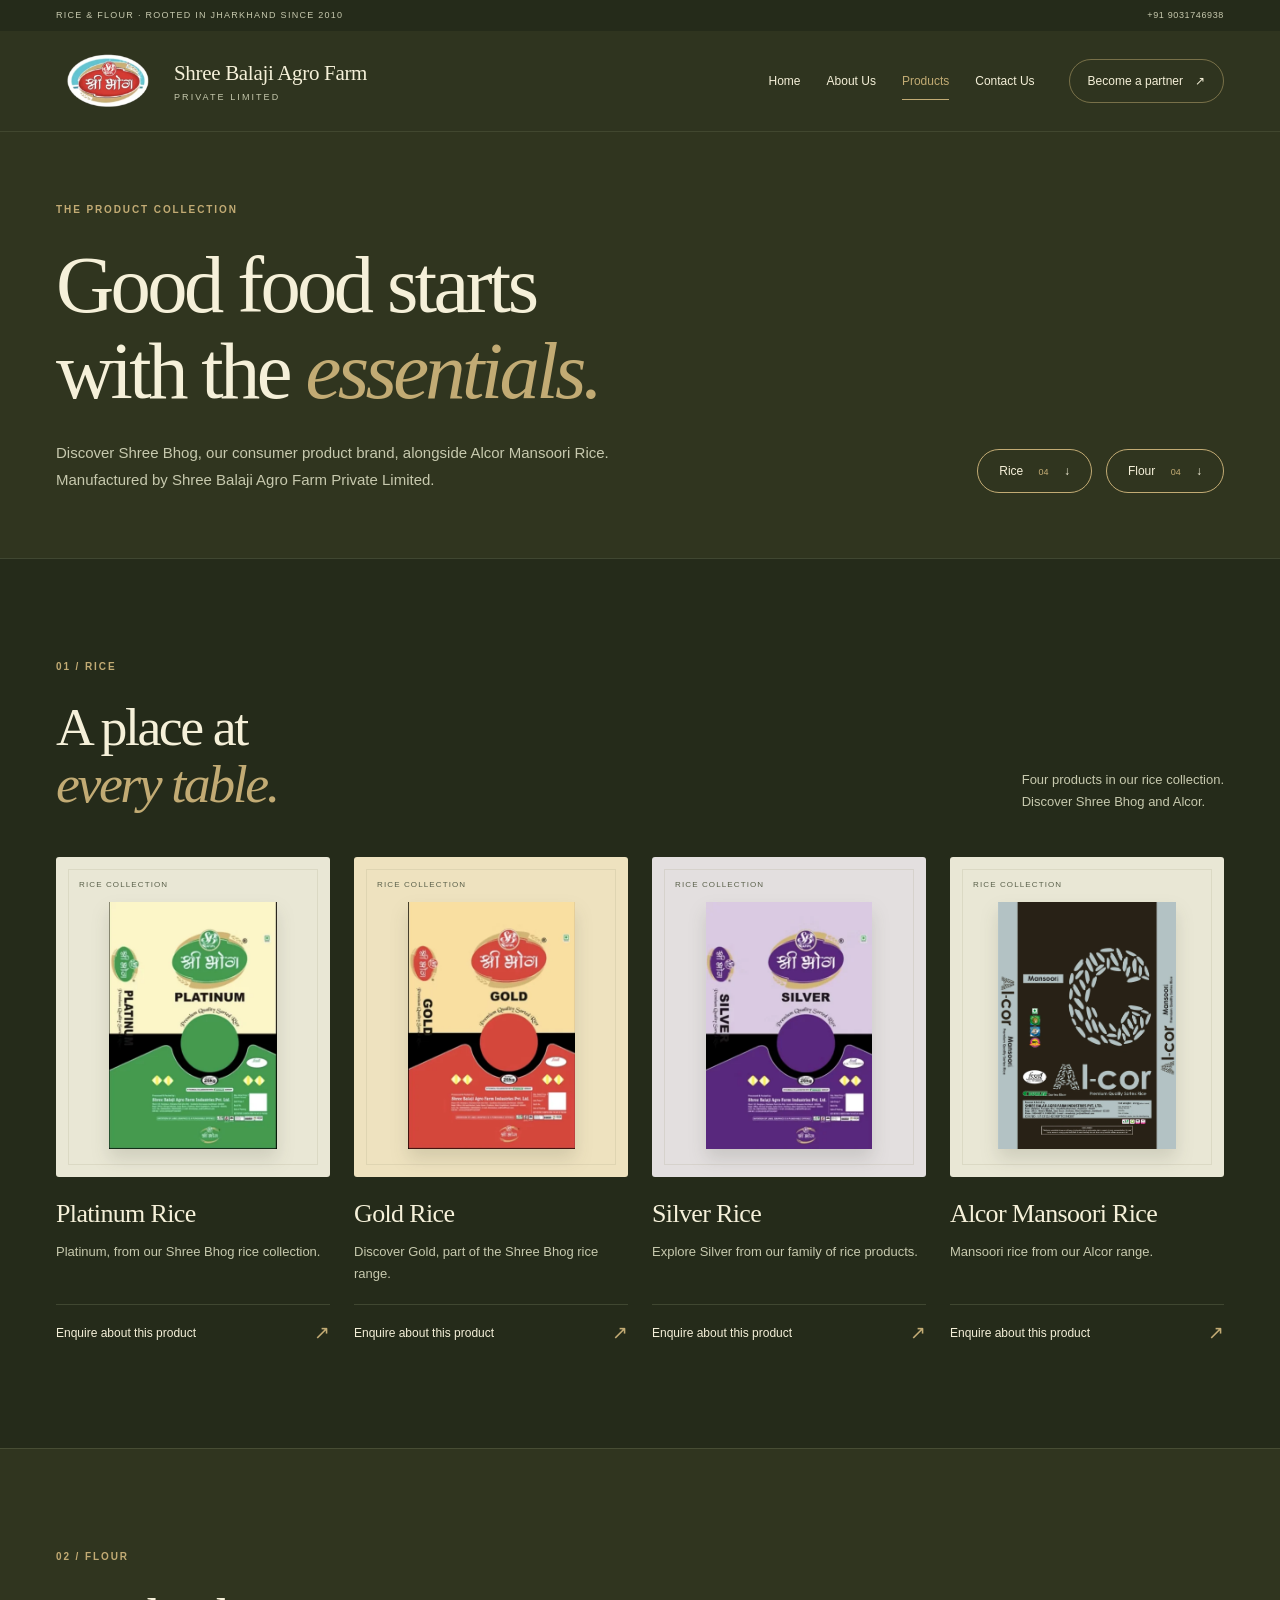
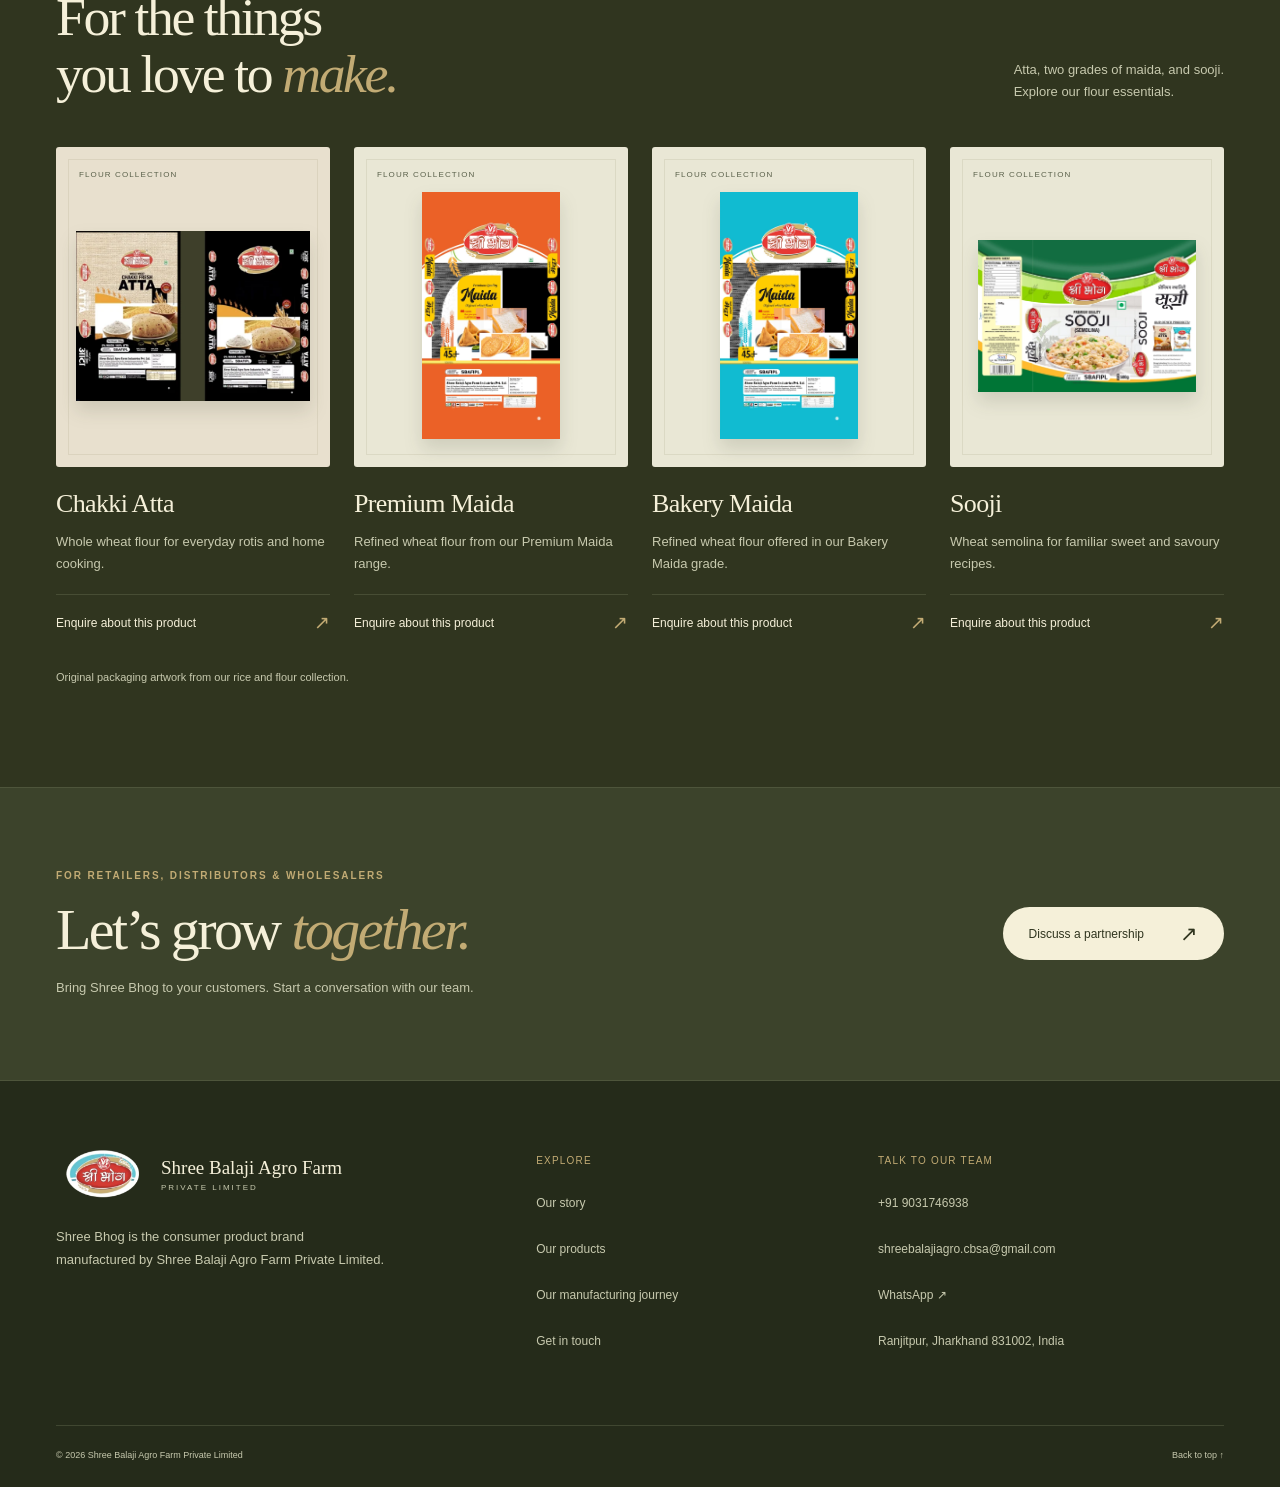
<file: products.html>
<!doctype html>
<html lang="en">
  <head>
    <meta charset="utf-8">
    <meta name="viewport" content="width=device-width, initial-scale=1">
    <meta name="theme-color" content="#30351f"><title>Rice, Atta, Maida & Sooji | Shree Balaji Agro Farm Private Limited</title>
    <meta name="description" content="Explore Platinum, Gold, Silver and Alcor Mansoori rice, Chakki Atta, Premium Maida, Bakery Maida and Sooji. Contact us for product enquiries.">
    <meta property="og:title" content="Rice, Atta, Maida & Sooji | Shree Balaji Agro Farm Private Limited">
    <meta property="og:description" content="Explore Platinum, Gold, Silver and Alcor Mansoori rice, Chakki Atta, Premium Maida, Bakery Maida and Sooji. Contact us for product enquiries.">
    <meta property="og:type" content="website">
    <link rel="icon" href="assets/images/logo-600.webp" type="image/webp">
    <link rel="stylesheet" href="css/styles.css">
    <script src="js/config.js" defer>
    </script>
    <script src="js/script.js" defer>
    </script>
    <!-- BUSINESS_METADATA_START -->
    <meta property="og:site_name" content="Shree Balaji Agro Farm Private Limited">
    <meta property="og:locale" content="en_IN">
    <meta name="twitter:card" content="summary">
    <meta name="twitter:title" content="Rice, Atta, Maida & Sooji | Shree Balaji Agro Farm Private Limited">
    <meta name="twitter:description" content="Explore Platinum, Gold, Silver and Alcor Mansoori rice, Chakki Atta, Premium Maida, Bakery Maida and Sooji. Contact us for product enquiries.">
    <script type="application/ld+json">{"@context":"https://schema.org","@type":"LocalBusiness","name":"Shree Balaji Agro Farm Private Limited","brand":{"@type":"Brand","name":"Shree Bhog"},"telephone":"+919031746938","email":"shreebalajiagro.cbsa@gmail.com","address":{"@type":"PostalAddress","streetAddress":"Ranjitpur","addressRegion":"Jharkhand","postalCode":"831002","addressCountry":"IN"},"areaServed":["Jharkhand","Odisha","West Bengal"]}</script>
    <!-- BUSINESS_METADATA_END -->
  </head>
  <body id="top"><a class="skip-link" href="#main">Skip to content</a>
    <div class="topbar"><span>RICE & FLOUR · ROOTED IN JHARKHAND SINCE 2010</span><a data-contact-link="phone" href="tel:+919031746938"><span data-contact-text="phone">+91 9031746938</span></a>
    </div>
    <header class="site-header">
      <div class="header-inner"><a class="brand" href="index.html" aria-label="Shree Balaji Agro Farm Private Limited home"><img src="assets/images/logo-600.webp" width="91" height="55" alt="Shree Bhog"><span>Shree Balaji Agro Farm<small>PRIVATE LIMITED</small></span></a>
        <button class="menu-toggle" type="button" aria-expanded="false" aria-controls="main-nav" hidden>Menu <span aria-hidden="true">☰</span>
        </button>
        <nav id="main-nav" aria-label="Main navigation"><a href="index.html" >Home</a><a href="about.html" >About Us</a><a href="products.html" aria-current="page">Products</a><a href="contact.html" >Contact Us</a><a class="nav-cta" href="contact.html?business=Distributor">Become a partner <span aria-hidden="true">↗</span></a>
        </nav>
      </div>
    </header>
    <main id="main">
      <section class="wrap page-intro">
        <p class="eyebrow">THE PRODUCT COLLECTION
        </p>
        <h1>Good food starts<br>with the <em>essentials.</em>
        </h1>
        <div class="intro-bottom">
          <p class="page-summary">Discover Shree Bhog, our consumer product brand, alongside Alcor Mansoori Rice.<br>Manufactured by Shree Balaji Agro Farm Private Limited.
          </p>
          <nav class="category-nav" aria-label="Product categories"><a href="#rice">Rice <span>04</span> ↓</a><a href="#flour">Flour <span>04</span> ↓</a>
          </nav>
        </div>
      </section>
      <section id="rice" class="catalogue-section section">
        <div class="wrap">
          <div class="section-heading">
            <div>
              <p class="eyebrow">01 / RICE
              </p>
              <h2>A place at<br><em>every table.</em>
              </h2>
            </div>
            <p>Four products in our rice collection.<br>Discover Shree Bhog and Alcor.
            </p>
          </div>
          <div class="product-grid">
            <article class="product-card">
              <div class="product-art rice-platinum"><span class="product-kicker">RICE COLLECTION</span><img src="assets/images/rice-platinum-600.webp" alt="Platinum Rice original packaging artwork" width="382" height="560" loading="lazy" decoding="async">
              </div>
              <div class="product-body">
                <h3>Platinum Rice
                </h3>
                <p>Platinum, from our Shree Bhog rice collection.
                </p>
                <a class="product-enquiry" href="contact.html?product=Platinum%20Rice">Enquire about this product <span aria-hidden="true">↗</span><span class="sr-only">: Platinum Rice</span></a>
              </div>
            </article>
            <article class="product-card">
              <div class="product-art rice-gold"><span class="product-kicker">RICE COLLECTION</span><img src="assets/images/rice-gold-600.webp" alt="Gold Rice original packaging artwork" width="380" height="562" loading="lazy" decoding="async">
              </div>
              <div class="product-body">
                <h3>Gold Rice
                </h3>
                <p>Discover Gold, part of the Shree Bhog rice range.
                </p>
                <a class="product-enquiry" href="contact.html?product=Gold%20Rice">Enquire about this product <span aria-hidden="true">↗</span><span class="sr-only">: Gold Rice</span></a>
              </div>
            </article>
            <article class="product-card">
              <div class="product-art rice-silver"><span class="product-kicker">RICE COLLECTION</span><img src="assets/images/rice-silver-600.webp" alt="Silver Rice original packaging artwork" width="376" height="560" loading="lazy" decoding="async">
              </div>
              <div class="product-body">
                <h3>Silver Rice
                </h3>
                <p>Explore Silver from our family of rice products.
                </p>
                <a class="product-enquiry" href="contact.html?product=Silver%20Rice">Enquire about this product <span aria-hidden="true">↗</span><span class="sr-only">: Silver Rice</span></a>
              </div>
            </article>
            <article class="product-card">
              <div class="product-art rice-alcor"><span class="product-kicker">RICE COLLECTION</span><img src="assets/images/rice-alcor-900.webp" alt="Alcor Mansoori Rice genuine packaging artwork" width="789" height="1100" loading="lazy" decoding="async">
              </div>
              <div class="product-body">
                <h3>Alcor Mansoori Rice
                </h3>
                <p>Mansoori rice from our Alcor range.
                </p>
                <a class="product-enquiry" href="contact.html?product=Alcor%20Mansoori%20Rice">Enquire about this product <span aria-hidden="true">↗</span><span class="sr-only">: Alcor Mansoori Rice</span></a>
              </div>
            </article>
          </div>
        </div>
      </section>
      <section id="flour" class="catalogue-section flour-section section">
        <div class="wrap">
          <div class="section-heading">
            <div>
              <p class="eyebrow">02 / FLOUR
              </p>
              <h2>For the things<br>you love to <em>make.</em>
              </h2>
            </div>
            <p>Atta, two grades of maida, and sooji.<br>Explore our flour essentials.
            </p>
          </div>
          <div class="product-grid">
            <article class="product-card">
              <div class="product-art atta-chakki"><span class="product-kicker">FLOUR COLLECTION</span><img src="assets/images/atta-chakki-600.webp" alt="Chakki Atta original packaging artwork" width="600" height="436" loading="lazy" decoding="async">
              </div>
              <div class="product-body">
                <h3>Chakki Atta
                </h3>
                <p>Whole wheat flour for everyday rotis and home cooking.
                </p>
                <a class="product-enquiry" href="contact.html?product=Chakki%20Atta">Enquire about this product <span aria-hidden="true">↗</span><span class="sr-only">: Chakki Atta</span></a>
              </div>
            </article>
            <article class="product-card">
              <div class="product-art maida-premium"><span class="product-kicker">FLOUR COLLECTION</span><img src="assets/images/maida-premium-900.webp" alt="Premium Maida genuine packaging artwork" width="615" height="1100" loading="lazy" decoding="async">
              </div>
              <div class="product-body">
                <h3>Premium Maida
                </h3>
                <p>Refined wheat flour from our Premium Maida range.
                </p>
                <a class="product-enquiry" href="contact.html?product=Premium%20Maida">Enquire about this product <span aria-hidden="true">↗</span><span class="sr-only">: Premium Maida</span></a>
              </div>
            </article>
            <article class="product-card">
              <div class="product-art maida-bakery"><span class="product-kicker">FLOUR COLLECTION</span><img src="assets/images/maida-bakery-900.webp" alt="Bakery Maida genuine packaging artwork" width="615" height="1100" loading="lazy" decoding="async">
              </div>
              <div class="product-body">
                <h3>Bakery Maida
                </h3>
                <p>Refined wheat flour offered in our Bakery Maida grade.
                </p>
                <a class="product-enquiry" href="contact.html?product=Bakery%20Maida">Enquire about this product <span aria-hidden="true">↗</span><span class="sr-only">: Bakery Maida</span></a>
              </div>
            </article>
            <article class="product-card">
              <div class="product-art sooji"><span class="product-kicker">FLOUR COLLECTION</span><img src="assets/images/sooji-900.webp" alt="Sooji genuine packaging artwork" width="900" height="627" loading="lazy" decoding="async">
              </div>
              <div class="product-body">
                <h3>Sooji
                </h3>
                <p>Wheat semolina for familiar sweet and savoury recipes.
                </p>
                <a class="product-enquiry" href="contact.html?product=Sooji">Enquire about this product <span aria-hidden="true">↗</span><span class="sr-only">: Sooji</span></a>
              </div>
            </article>
          </div>
          <p class="catalogue-note">Original packaging artwork from our rice and flour collection.
          </p>
        </div>
      </section>
      <section class="partner-band">
        <div class="wrap">
          <div>
            <p class="eyebrow">FOR RETAILERS, DISTRIBUTORS & WHOLESALERS
            </p>
            <h2>Let’s grow <em>together.</em>
            </h2>
            <p>Bring Shree Bhog to your customers. Start a conversation with our team.
            </p>
          </div>
          <a class="button button-cream" href="contact.html?business=Distributor">Discuss a partnership <span aria-hidden="true">↗</span></a>
        </div>
      </section>
    </main>
    <footer class="site-footer">
      <div class="wrap footer-grid">
        <div class="footer-brand"><a class="brand" href="index.html"><img src="assets/images/logo-600.webp" width="91" height="55" alt="Shree Bhog"><span>Shree Balaji Agro Farm<small>PRIVATE LIMITED</small></span></a>
          <p>Shree Bhog is the consumer product brand manufactured by Shree Balaji Agro Farm Private Limited.
          </p>
        </div>
        <div>
          <h2>Explore
          </h2>
          <a href="about.html">Our story</a><a href="products.html">Our products</a><a href="about.html#manufacturing">Our manufacturing journey</a><a href="contact.html">Get in touch</a>
        </div>
        <div>
          <h2>Talk to our team
          </h2>
          <a data-contact-link="phone" href="tel:+919031746938"><span data-contact-text="phone">+91 9031746938</span></a><a data-contact-link="email" href="mailto:shreebalajiagro.cbsa@gmail.com"><span data-contact-text="email">shreebalajiagro.cbsa@gmail.com</span></a><a data-contact-link="whatsapp" href="https://wa.me/919031746938" target="_blank" rel="noopener noreferrer">WhatsApp <span aria-hidden="true">↗</span></a>
          <p data-contact-text="address">Ranjitpur, Jharkhand 831002, India</p>
        </div>
      </div>
      <!-- SOCIAL_LINKS_START --><nav class="wrap social-links" aria-label="Official social media" hidden></nav><!-- SOCIAL_LINKS_END -->
      <div class="wrap footer-bottom"><span>© <span data-year>2026</span> Shree Balaji Agro Farm Private Limited</span><a href="#top">Back to top ↑</a>
      </div>
    </footer>
  </body>
</html>
</file>
<file: css/styles.css>
/* SHREE BALAJI AGRO FARM — shared design system.
   Edit these tokens to change the site-wide palette and typography. */
:root {
  --olive:#30351f;
  --olive-deep:#252b1a;
  --olive-light:#3c432b;
  --cream:#f5f0d9;
  --paper:#f4f0e2;
  --gold:#c2ab74;
  --muted:#c7c9ae;
  --ink:#303722;
  --line:#69705366;
  --serif:Georgia,'Times New Roman',serif;
  --sans:'Avenir Next','Segoe UI',Arial,sans-serif;
}
* {
  box-sizing:border-box;
}
html {
  scroll-behavior:smooth;
  scroll-padding-top:110px;
}
body {
  margin:0;
  background:var(--olive);
  color:var(--cream);
  font-family:var(--sans);
  font-size:16px;
  line-height:1.7;
}
a {
  color:inherit;
  text-decoration:none;
}
img {
  display:block;
  max-width:100%;
}
button,input,textarea,select {
  font:inherit;
}
button {
  cursor:pointer;
}
button:disabled {
  cursor:not-allowed;
}
h1,h2,h3,p,figure {
  margin:0;
}
h1,h2,h3 {
  font-family:var(--serif);
  font-weight:400;
}
h1,h2 {
  letter-spacing:-.045em;
  line-height:1.06;
}
h1 {
  font-size:clamp(58px,6.6vw,100px);
}
h2 {
  font-size:clamp(40px,4.2vw,64px);
}
h3 {
  line-height:1.2;
}
em {
  font-weight:400;
  color:var(--gold);
}
a,button,input,select,textarea {
  -webkit-tap-highlight-color:transparent;
}
a:focus-visible,button:focus-visible,input:focus-visible,select:focus-visible,textarea:focus-visible {
  outline:3px solid var(--gold);
  outline-offset:5px;
}
::selection {
  background:var(--gold);
  color:var(--olive-deep);
}
[hidden] {
  display:none!important;
}
.wrap {
  width:min(1320px,calc(100% - 112px));
  margin-inline:auto;
}
.section {
  padding-block:100px;
}
.eyebrow {
  font-size:10px;
  letter-spacing:.19em;
  font-weight:600;
  line-height:1.6;
  margin-bottom:24px;
  color:var(--gold);
}
.topbar {
  background:var(--olive-deep);
  padding:8px 56px;
  display:flex;
  justify-content:space-between;
  font-size:9px;
  letter-spacing:.14em;
  color:var(--muted);
}
.topbar a {
  letter-spacing:.07em;
}
.site-header {
  position:sticky;
  top:0;
  z-index:50;
  background:#30351ff7;
  border-bottom:1px solid #aeb59025;
  backdrop-filter:blur(12px);
}
.header-inner {
  width:min(1400px,calc(100% - 112px));
  margin:auto;
  display:flex;
  justify-content:space-between;
  align-items:center;
  min-height:100px;
  gap:28px;
}
.brand {
  display:flex;
  align-items:center;
  gap:15px;
  flex-shrink:0;
}
.brand img {
  width:90px;
  height:57px;
  object-fit:contain;
}
.brand>span {
  font-family:var(--serif);
  font-size:19px;
  line-height:1.4;
}
.brand small {
  display:block;
  font-family:var(--sans);
  font-size:8px;
  letter-spacing:.25em;
  color:var(--muted);
}
#main-nav {
  display:flex;
  align-items:center;
  gap:28px;
  font-size:12px;
}
#main-nav>a {
  white-space:nowrap;
}
#main-nav>a[aria-current] {
  color:var(--gold);
}
#main-nav>a:not(.nav-cta) {
  position:relative;
  padding:8px 0;
}
#main-nav>a:not(.nav-cta):after {
  content:'';
  height:1px;
  width:0;
  background:var(--gold);
  position:absolute;
  bottom:3px;
  left:0;
  transition:width .2s;
}
#main-nav>a:hover:after,#main-nav>a[aria-current]:after {
  width:100%;
}
.nav-cta {
  border:1px solid #c2ab7480;
  border-radius:30px;
  padding:10px 18px;
  margin-left:8px;
}
.nav-cta span {
  margin-left:12px;
}
.button {
  display:inline-flex;
  align-items:center;
  justify-content:space-between;
  gap:36px;
  padding:15px 25px;
  border:1px solid transparent;
  border-radius:40px;
  font-size:12px;
  font-weight:500;
  line-height:1.5;
  transition:background .2s,transform .2s;
}
.button span {
  font-size:21px;
  line-height:1;
}
.button:hover:not(:disabled) {
  transform:translateY(-2px);
}
.button-cream {
  background:var(--cream);
  color:var(--olive);
}
.button-cream:hover {
  background:#e5d6a7;
}
.button-outline {
  border-color:var(--gold);
  color:var(--cream);
}
.button-outline:hover {
  background:var(--olive-light);
}
.button-dark {
  background:var(--olive);
  color:var(--cream);
}
.button-dark:hover:not(:disabled) {
  background:#424b30;
}
.text-link {
  display:inline-flex;
  gap:30px;
  align-items:center;
  border-bottom:1px solid var(--gold);
  font-size:12px;
  padding-bottom:7px;
}
.text-link span {
  color:var(--gold);
  font-size:20px;
}
.home-hero {
  position:relative;
  min-height:650px;
  height:calc(100svh - 134px);
  max-height:920px;
  isolation:isolate;
  display:flex;
  align-items:center;
}
.hero-image {
  position:absolute;
  inset:0;
  width:100%;
  height:100%;
  object-fit:cover;
  object-position:50% 56%;
  z-index:-3;
}
.hero-shade {
  position:absolute;
  inset:0;
  z-index:-2;
  background:linear-gradient(90deg,#172515d9 0%,#1d2e1c95 45%,#17281915 100%),linear-gradient(0deg,#1c2a1bb0,transparent 30%);
}
.hero-content {
  padding-block:65px 95px;
}
.hero-content .eyebrow {
  display:flex;
  align-items:center;
  color:var(--cream);
  font-size:9px;
  gap:12px;
}
.gold-line {
  height:1px;
  width:34px;
  background:var(--gold);
}
.hero-content h1 {
  font-size:clamp(58px,6.4vw,98px);
  line-height:1.04;
  max-width:920px;
  text-shadow:0 2px 30px #17251520;
}
.hero-content em {
  color:#eddbab;
}
.hero-tagline {
  margin:24px 0 30px;
  font-size:17px;
  color:#f2efda;
}
.hero-caption {
  position:absolute;
  bottom:24px;
  left:56px;
  right:56px;
  display:flex;
  justify-content:space-between;
  color:var(--cream);
  font-size:9px;
  letter-spacing:.15em;
}
.hero-caption a {
  letter-spacing:0;
  font-size:11px;
}
.heritage-strip {
  border-bottom:1px solid var(--line);
  padding:23px 56px;
  display:flex;
  justify-content:center;
  gap:65px;
  align-items:center;
  font-size:10px;
  letter-spacing:.15em;
}
.ornament {
  font-size:16px;
  color:var(--gold);
}
.intro-grid {
  display:grid;
  grid-template-columns:1.12fr 1fr;
  gap:100px;
}
.intro-copy {
  max-width:520px;
}
.intro-copy p {
  font-size:14px;
  color:var(--muted);
  margin-bottom:20px;
}
.intro-copy .lead {
  font-size:23px;
  color:var(--cream);
  line-height:1.5;
  letter-spacing:-.02em;
}
.intro-copy .text-link {
  margin-top:5px;
}
.collection {
  background:var(--olive-deep);
}
.section-heading {
  display:flex;
  justify-content:space-between;
  align-items:end;
  gap:40px;
  margin-bottom:44px;
}
.section-heading>p {
  font-size:13px;
  color:var(--muted);
  max-width:300px;
}
.section-heading>.text-link {
  margin-bottom:6px;
}
.product-grid {
  display:grid;
  grid-template-columns:repeat(4,minmax(0,1fr));
  gap:24px;
}
.product-card {
  min-width:0;
  display:flex;
  flex-direction:column;
}
.product-art {
  background:#e9e7d5;
  height:320px;
  position:relative;
  display:flex;
  align-items:center;
  justify-content:center;
  padding:45px 28px 28px;
  overflow:hidden;
  border-radius:3px;
}
.product-art:after {
  content:'';
  position:absolute;
  inset:12px;
  border:1px solid #9e9b7c30;
  pointer-events:none;
}
.product-kicker {
  position:absolute;
  top:21px;
  left:23px;
  font-size:8px;
  letter-spacing:.14em;
  color:#5a604a;
}
.product-art>img {
  max-height:100%;
  max-width:100%;
  width:auto;
  height:auto;
  object-fit:contain;
  filter:drop-shadow(0 10px 9px #242b1d22);
  transition:transform .4s;
}
.product-card:hover .product-art>img {
  transform:translateY(-5px);
}
.rice-gold {
  background:#eee2bf;
}
.rice-silver {
  background:#e3dfdf;
}
.atta-chakki {
  background:#e8e0ce;
  padding-inline:20px;
}
.product-body {
  padding-top:21px;
  flex:1;
  display:flex;
  flex-direction:column;
}
.product-body h3 {
  font-size:26px;
  letter-spacing:-.025em;
}
.product-body p {
  font-size:12px;
  color:var(--muted);
  margin:12px 0 20px;
  line-height:1.65;
  flex:1;
}
.product-enquiry {
  display:flex;
  justify-content:space-between;
  gap:8px;
  align-items:center;
  font-size:10px;
  border-top:1px solid var(--line);
  padding-top:13px;
}
.product-enquiry>span[aria-hidden] {
  color:var(--gold);
  font-size:19px;
}
.product-enquiry:hover {
  color:var(--gold);
}
.collection-bottom {
  display:flex;
  justify-content:space-between;
  gap:25px;
  border-top:1px solid var(--line);
  padding-top:24px;
  margin-top:40px;
  font-size:11px;
  color:var(--muted);
}
.collection-bottom a {
  color:var(--cream);
}
.factory-grid {
  display:grid;
  grid-template-columns:1.1fr 1fr;
  gap:85px;
  align-items:center;
}
.factory-photo {
  position:relative;
  height:540px;
  overflow:hidden;
  border-radius:3px;
}
.factory-photo img {
  height:100%;
  width:100%;
  object-fit:cover;
  object-position:40% center;
}
.factory-photo>span {
  position:absolute;
  bottom:22px;
  left:22px;
  padding:9px 13px;
  background:var(--cream);
  color:var(--olive);
  font-size:8px;
  letter-spacing:.12em;
}
.factory-copy>p:not(.eyebrow) {
  font-size:14px;
  color:var(--muted);
  margin-top:24px;
  max-width:440px;
}
.simple-facts {
  margin:30px 0;
}
.simple-facts>div {
  display:flex;
  gap:23px;
  border-top:1px solid var(--line);
  padding:17px 0;
}
.simple-facts>div>span {
  font-size:10px;
  color:var(--gold);
  padding-top:4px;
}
.simple-facts p {
  font-size:12px;
  color:var(--muted);
}
.simple-facts strong {
  display:block;
  font-weight:500;
  font-size:14px;
  color:var(--cream);
  margin-bottom:4px;
}
.milestones {
  background:var(--paper);
  color:var(--ink);
}
.milestones .wrap {
  display:grid;
  grid-template-columns:1.2fr 1fr 1fr;
  gap:65px;
}
.milestones .eyebrow {
  color:#786540;
}
.milestones h2 {
  font-size:42px;
}
.milestone {
  border-left:1px solid #b8bda9;
  padding-left:32px;
}
.milestone>span {
  font-family:var(--serif);
  font-size:72px;
  line-height:1.1;
  letter-spacing:-.06em;
  color:#7e825c;
}
.milestone h3 {
  font-size:22px;
  margin:17px 0 12px;
}
.milestone p {
  font-size:12px;
  max-width:250px;
  color:#61664f;
}
.partner-band {
  padding-block:80px;
  border-block:1px solid var(--line);
  background:var(--olive-light);
}
.partner-band .wrap {
  display:flex;
  align-items:center;
  justify-content:space-between;
  gap:40px;
}
.partner-band h2 {
  font-size:58px;
}
.partner-band p:not(.eyebrow) {
  font-size:13px;
  color:var(--muted);
  margin-top:17px;
}
.partner-band .eyebrow {
  margin-bottom:15px;
}
.site-footer {
  background:var(--olive-deep);
  padding:65px 0 24px;
}
.footer-grid {
  display:grid;
  grid-template-columns:1.2fr .8fr 1fr;
  gap:65px;
  padding-bottom:55px;
}
.footer-brand>p {
  font-family:var(--serif);
  font-size:28px;
  line-height:1.2;
  margin-top:24px;
  color:var(--muted);
}
.footer-grid h2 {
  font-family:var(--sans);
  font-size:10px;
  letter-spacing:.12em;
  text-transform:uppercase;
  color:var(--gold);
  margin:10px 0 20px;
}
.footer-grid>div:not(.footer-brand)>a,.footer-grid>div:not(.footer-brand)>p {
  display:block;
  font-size:12px;
  margin:9px 0;
  color:var(--muted);
  overflow-wrap:anywhere;
}
.footer-grid a:hover {
  color:var(--cream);
}
.footer-bottom {
  border-top:1px solid var(--line);
  padding-top:22px;
  display:flex;
  justify-content:space-between;
  gap:22px;
  font-size:9px;
  color:var(--muted);
}
.page-intro {
  padding-top:70px;
  padding-bottom:65px;
}
.page-intro h1 {
  font-size:clamp(58px,6.3vw,90px);
}
.page-summary {
  font-size:15px;
  line-height:1.8;
  color:var(--muted);
  margin-top:26px;
}
.panoramic img {
  width:100%;
  height:365px;
  object-fit:cover;
  border-radius:3px;
}
.panoramic figcaption {
  font-size:9px;
  letter-spacing:.12em;
  color:var(--muted);
  padding-top:13px;
  text-transform:uppercase;
}
.manufacturing {
  background:var(--olive-deep);
}
.regional {
  display:grid;
  grid-template-columns:1fr 1fr;
  gap:100px;
  align-items:center;
}
.regional p:not(.eyebrow) {
  font-size:14px;
  color:var(--muted);
  margin:25px 0;
  max-width:430px;
}
.region-list>div {
  display:grid;
  grid-template-columns:30px 1fr;
  gap:5px 20px;
  border-top:1px solid var(--line);
  padding:26px 0;
}
.region-list span {
  font-size:10px;
  color:var(--gold);
  grid-row:span 2;
  padding-top:8px;
}
.region-list h3 {
  font-size:32px;
}
.region-list small {
  font-size:8px;
  letter-spacing:.17em;
  color:var(--muted);
}
.values {
  background:var(--paper);
  color:var(--ink);
}
.values .eyebrow {
  color:#786540;
}
.values-grid {
  display:grid;
  grid-template-columns:repeat(3,1fr);
  gap:50px;
  margin-top:45px;
}
.values-grid article {
  border-top:1px solid #c2c6b4;
  padding-top:20px;
}
.values-grid span {
  font-size:9px;
  letter-spacing:.15em;
  color:#78714c;
}
.values-grid h3 {
  font-size:28px;
  margin:16px 0;
}
.values-grid p {
  font-size:13px;
  color:#626650;
  max-width:320px;
}
.intro-bottom {
  display:flex;
  justify-content:space-between;
  gap:30px;
  align-items:end;
}
.category-nav {
  display:flex;
  gap:14px;
}
.category-nav a {
  font-size:12px;
  padding:11px 21px;
  border:1px solid var(--gold);
  border-radius:30px;
}
.category-nav span {
  font-size:9px;
  color:var(--gold);
  margin-inline:12px;
}
.catalogue-section {
  background:var(--olive-deep);
  border-top:1px solid var(--line);
}
.flour-section {
  background:var(--olive);
}
.pack-placeholder {
  height:100%;
  width:100%;
  border:1px solid #9b845360;
  display:flex;
  flex-direction:column;
  align-items:center;
  justify-content:center;
  text-align:center;
  gap:12px;
  color:var(--ink);
  padding:15px;
}
.pack-placeholder>img {
  height:48px;
  width:34px;
}
.pack-placeholder>span {
  font-family:var(--serif);
  font-size:22px;
  line-height:1.2;
}
.pack-placeholder small {
  font-size:7px;
  letter-spacing:.18em;
  color:#6c6b56;
  line-height:1.8;
}
.catalogue-note {
  font-size:11px;
  color:var(--muted);
  margin-top:30px;
}
.contact-heading {
  padding-bottom:55px;
}
.contact-layout {
  display:grid;
  grid-template-columns:.85fr 1.15fr;
  gap:100px;
  padding-bottom:45px;
  align-items:start;
}
.contact-details {
  padding-top:20px;
}
.contact-detail {
  display:block;
  position:relative;
  border-top:1px solid var(--line);
  padding:24px 25px 26px 0;
}
.contact-detail>span:first-child {
  display:block;
  font-size:9px;
  letter-spacing:.16em;
  color:var(--gold);
  margin-bottom:10px;
}
.contact-detail strong {
  font-weight:400;
  font-size:18px;
  line-height:1.55;
  overflow-wrap:anywhere;
}
.contact-detail>span[aria-hidden] {
  position:absolute;
  right:0;
  top:49px;
  color:var(--gold);
}
.contact-details .button {
  margin-top:22px;
}
.contact-small {
  font-size:12px;
  color:var(--muted);
  max-width:300px;
  margin-top:20px;
}
.enquiry-form {
  background:var(--paper);
  color:var(--ink);
  padding:38px;
  border-radius:3px;
}
.enquiry-form .eyebrow {
  color:#786540;
  margin-bottom:14px;
}
.enquiry-form h2 {
  font-size:36px;
}
.enquiry-form h2 em {
  color:#807044;
}
.form-note {
  font-size:12px;
  color:#5e654f;
  border-bottom:1px solid #bfc3b0;
  padding:17px 0 20px;
  margin-bottom:26px;
}
.form-row {
  display:grid;
  grid-template-columns:1fr 1fr;
  gap:22px;
}
.enquiry-form label:not(.consent) {
  display:block;
  font-size:11px;
  margin-bottom:7px;
}
.enquiry-form input:not([type=checkbox]),.enquiry-form select,.enquiry-form textarea {
  display:block;
  width:100%;
  border:1px solid #bfc3b0;
  background:#f9f7ee;
  border-radius:3px;
  padding:11px 12px;
  color:var(--ink);
  font-size:12px;
  margin-bottom:22px;
  min-height:43px;
}
.enquiry-form textarea {
  resize:vertical;
  min-height:100px;
}
.enquiry-form input::placeholder,.enquiry-form textarea::placeholder {
  color:#747965;
}
.enquiry-form input:focus,.enquiry-form select:focus,.enquiry-form textarea:focus {
  outline-color:#81703b;
}
.consent {
  display:flex;
  align-items:start;
  gap:10px;
  font-size:10px;
  line-height:1.7;
  margin-bottom:23px;
}
.consent input {
  accent-color:var(--olive);
  margin-top:4px;
  flex-shrink:0;
  width:15px;
  height:15px;
}
.enquiry-form .button {
  width:100%;
  border-radius:3px;
}
.enquiry-form .button:disabled {
  opacity:.67;
}
.form-privacy {
  font-size:9px;
  color:#636a54;
  margin-top:15px;
}
#form-status {
  font-size:12px;
  margin-top:14px;
}
#form-status[data-state=error] {
  color:#8b3026;
}
#form-status[data-state=success] {
  color:#285039;
}
.location-panel {
  position:relative;
  min-height:360px;
  isolation:isolate;
}
.location-panel>img {
  width:100%;
  height:390px;
  object-fit:cover;
  position:absolute;
  inset:0;
  z-index:-1;
  filter:brightness(.7);
}
.location-card {
  background:var(--paper);
  color:var(--ink);
  width:350px;
  padding:30px;
  position:relative;
  margin:30px;
  display:inline-block;
}
.location-card .eyebrow {
  color:#786540;
  font-size:8px;
  margin-bottom:14px;
}
.location-card h3 {
  font-size:34px;
}
.location-card p:not(.eyebrow) {
  font-size:12px;
  color:#636a54;
  margin:15px 0;
}
.location-card .text-link {
  font-size:11px;
}
.location-call {
  display:block;
  font-size:11px;
  margin-top:16px;
}
.map-note {
  font-size:10px;
  color:var(--muted);
  margin-top:14px;
}
.map-frame {
  width:100%;
  height:420px;
  border:0;
  display:block;
  border-radius:3px;
}
.map-actions {
  display:flex;
  justify-content:space-between;
  align-items:center;
  gap:20px;
  margin-top:18px;
  font-size:12px;
}
.map-actions p {
  color:var(--muted);
}
.skip-link {
  position:fixed;
  left:20px;
  top:-100px;
  z-index:100;
  background:var(--cream);
  color:var(--olive);
  padding:12px 20px;
}
.skip-link:focus {
  top:12px;
}
.sr-only,.honeypot {
  position:absolute;
  width:1px;
  height:1px;
  margin:-1px;
  padding:0;
  overflow:hidden;
  clip:rect(0,0,0,0);
  white-space:nowrap;
  border:0;
}
.menu-toggle {
  background:transparent;
  border:1px solid var(--line);
  border-radius:3px;
  color:var(--cream);
  padding:9px 12px;
  font-size:12px;
}
.menu-toggle span {
  margin-left:12px;
}
.reveal.is-waiting {
  opacity:0;
  transform:translateY(15px);
}
.reveal {
  transition:opacity .65s ease,transform .65s ease;
}
@media(min-width:1001px) {
  .menu-toggle {
    display:none;
  }
}
@media(max-width:1200px) {
  .header-inner {
    width:calc(100% - 64px);
    gap:20px;
  }
  #main-nav {
    gap:18px;
  }
  .brand>span {
    font-size:17px;
  }
  .brand img {
    width:75px;
  }
  .nav-cta {
    padding:9px 13px;
  }
  .wrap {
    width:calc(100% - 72px);
  }
  .intro-grid,.factory-grid,.regional,.contact-layout {
    gap:55px;
  }
  .product-grid {
    gap:18px;
  }
  .product-art {
    height:285px;
    padding-inline:20px;
  }
  .product-body h3 {
    font-size:24px;
  }
  .milestones .wrap {
    gap:35px;
  }
  .footer-grid {
    gap:35px;
  }
  .hero-content h1 {
    font-size:7vw;
  }
  .heritage-strip {
    gap:35px;
  }
  .contact-detail strong {
    font-size:16px;
  }
}
@media(max-width:1000px) {
  .header-inner {
    flex-wrap:wrap;
    min-height:86px;
    padding-block:14px;
    gap:0;
  }
  #main-nav {
    width:100%;
    padding:18px 0 5px;
    justify-content:space-between;
    gap:14px;
  }
  #main-nav.is-collapsed {
    display:none;
  }
  .brand img {
    height:48px;
  }
  .home-hero {
    min-height:590px;
    height:75svh;
  }
  .hero-content h1 {
    font-size:76px;
  }
  .hero-caption {
    left:36px;
    right:36px;
  }
  .section {
    padding-block:75px;
  }
  .product-grid {
    grid-template-columns:repeat(2,minmax(0,1fr));
    gap:35px 24px;
  }
  .product-art {
    height:340px;
  }
  .product-body p {
    max-width:350px;
  }
  .intro-grid {
    gap:40px;
  }
  .intro-copy .lead {
    font-size:20px;
  }
  .factory-grid {
    gap:40px;
  }
  .factory-photo {
    height:490px;
  }
  .milestones .wrap {
    grid-template-columns:1fr 1fr;
  }
  .milestones .wrap>div:first-child {
    grid-column:1/-1;
  }
  .partner-band .wrap {
    gap:30px;
  }
  .partner-band h2 {
    font-size:48px;
  }
  .partner-band .button {
    flex-shrink:0;
  }
  .footer-grid {
    grid-template-columns:1fr 1fr;
    gap:40px;
  }
  .footer-brand {
    grid-column:1/-1;
    display:flex;
    justify-content:space-between;
    align-items:center;
  }
  .footer-brand>p {
    margin:0;
  }
  .regional {
    gap:45px;
  }
  .contact-layout {
    gap:35px;
    grid-template-columns:.8fr 1.2fr;
  }
  .enquiry-form {
    padding:27px;
  }
  .form-row {
    grid-template-columns:1fr;
    gap:0;
  }
}
@media(max-width:760px) {
  html {
    scroll-padding-top:100px;
  }
  .wrap {
    width:calc(100% - 40px);
  }
  .topbar {
    padding:8px 20px;
    font-size:8px;
  }
  .topbar>a {
    display:none;
  }
  .header-inner {
    width:calc(100% - 40px);
  }
  .brand img {
    width:66px;
    height:43px;
  }
  .brand {
    gap:10px;
  }
  .brand>span {
    font-size:16px;
  }
  .brand small {
    font-size:7px;
  }
  .header-inner {
    min-height:78px;
  }
  #main-nav {
    flex-direction:column;
    align-items:stretch;
    gap:0;
    padding:15px 0 5px;
  }
  #main-nav>a {
    padding:12px 5px!important;
  }
  #main-nav>a:not(.nav-cta):after {
    display:none;
  }
  .nav-cta {
    margin:10px 0 0;
    text-align:center;
  }
  .home-hero {
    min-height:580px;
    height:78svh;
    max-height:780px;
  }
  .hero-content {
    padding:55px 0 90px;
  }
  .hero-content h1 {
    font-size:clamp(49px,8.4vw,70px);
    line-height:1.08;
  }
  .hero-content .eyebrow {
    font-size:7px;
    letter-spacing:.12em;
    gap:8px;
  }
  .hero-shade {
    background:linear-gradient(90deg,#182614e0,#1a2c1b60),linear-gradient(0deg,#1a2b1a99,transparent);
  }
  .hero-image {
    object-position:58% center;
  }
  .hero-tagline {
    font-size:14px;
    margin:23px 0 28px;
  }
  .hero-caption {
    left:20px;
    right:20px;
    font-size:7px;
  }
  .hero-caption a {
    font-size:10px;
  }
  .heritage-strip {
    padding:20px;
    gap:20px;
    font-size:8px;
  }
  .heritage-strip>span:last-child,.heritage-strip>.ornament:nth-child(4) {
    display:none;
  }
  .section {
    padding-block:60px;
  }
  .eyebrow {
    font-size:9px;
    margin-bottom:20px;
  }
  h2 {
    font-size:43px;
  }
  .intro-grid,.factory-grid,.regional,.contact-layout {
    grid-template-columns:1fr;
    gap:32px;
  }
  .intro-copy {
    max-width:none;
  }
  .intro-copy p {
    font-size:13px;
  }
  .intro-copy .lead {
    font-size:21px;
  }
  .section-heading {
    align-items:start;
    flex-direction:column;
    gap:25px;
    margin-bottom:30px;
  }
  .section-heading>p {
    font-size:12px;
  }
  .product-grid {
    gap:30px 18px;
  }
  .product-art {
    height:290px;
    padding:45px 22px 25px;
  }
  .product-kicker {
    font-size:7px;
    left:20px;
  }
  .product-body h3 {
    font-size:25px;
  }
  .product-body p {
    font-size:11px;
  }
  .product-enquiry {
    font-size:10px;
  }
  .collection-bottom {
    flex-direction:column;
    gap:10px;
    font-size:10px;
  }
  .factory-photo {
    height:380px;
  }
  .factory-copy>p:not(.eyebrow) {
    max-width:none;
    font-size:13px;
  }
  .milestones .wrap {
    gap:35px 25px;
  }
  .milestone {
    padding-left:20px;
  }
  .milestone>span {
    font-size:61px;
  }
  .milestone h3 {
    font-size:22px;
  }
  .milestone p {
    font-size:11px;
  }
  .partner-band {
    padding-block:60px;
  }
  .partner-band .wrap {
    flex-direction:column;
    align-items:start;
  }
  .partner-band h2 {
    font-size:46px;
  }
  .partner-band p:not(.eyebrow) {
    font-size:12px;
  }
  .site-footer {
    padding-top:45px;
  }
  .footer-grid {
    gap:30px 20px;
    padding-bottom:35px;
    grid-template-columns:.8fr 1.2fr;
  }
  .footer-brand>p {
    font-size:24px;
  }
  .footer-grid>div:not(.footer-brand)>a,.footer-grid>div:not(.footer-brand)>p {
    font-size:11px;
  }
  .footer-bottom {
    font-size:8px;
  }
  .page-intro {
    padding-top:50px;
    padding-bottom:45px;
  }
  .page-intro h1 {
    font-size:62px;
  }
  .page-summary {
    font-size:13px;
  }
  .panoramic img {
    height:260px;
  }
  .panoramic figcaption {
    font-size:8px;
  }
  .manufacturing .factory-photo {
    grid-row:1;
  }
  .region-list h3 {
    font-size:30px;
  }
  .values-grid {
    grid-template-columns:1fr;
    gap:30px;
    margin-top:35px;
  }
  .values-grid h3 {
    margin:12px 0;
  }
  .values-grid p {
    max-width:none;
  }
  .intro-bottom {
    flex-direction:column;
    align-items:start;
    gap:25px;
  }
  .pack-placeholder>span {
    font-size:22px;
  }
  .catalogue-note {
    font-size:10px;
  }
  .contact-layout {
    padding-bottom:0;
  }
  .contact-details {
    padding-top:0;
  }
  .contact-detail strong {
    font-size:18px;
  }
  .contact-small {
    max-width:none;
  }
  .form-row {
    grid-template-columns:1fr 1fr;
    gap:18px;
  }
  .enquiry-form {
    padding:30px;
  }
  .location-card {
    width:calc(100% - 40px);
    margin:20px;
  }
  .location-panel>img {
    height:100%;
  }
  .map-actions {
    flex-direction:column;
    align-items:start;
  }
  .map-frame {
    height:340px;
  }
}
@media(max-width:440px) {
  .brand>span {
    font-size:14px;
  }
  .brand img {
    width:58px;
  }
  .menu-toggle {
    font-size:11px;
    padding:8px 10px;
  }
  .menu-toggle span {
    margin-left:6px;
  }
  .hero-content h1 {
    font-size:48px;
  }
  .hero-content h1 br:first-of-type {
    display:none;
  }
  .home-hero {
    min-height:565px;
  }
  .hero-content .eyebrow {
    font-size:6.5px;
    letter-spacing:.1em;
  }
  .gold-line {
    width:20px;
  }
  .hero-tagline {
    font-size:13px;
  }
  .product-grid {
    gap:28px 14px;
  }
  .product-art {
    height:235px;
    padding:40px 16px 20px;
  }
  .product-art:after {
    inset:9px;
  }
  .product-kicker {
    left:14px;
    font-size:6px;
    top:18px;
  }
  .product-body h3 {
    font-size:22px;
  }
  .product-body p {
    font-size:10px;
  }
  .product-enquiry {
    font-size:9px;
    gap:5px;
  }
  .product-enquiry>span[aria-hidden] {
    font-size:18px;
  }
  .pack-placeholder {
    padding:8px;
    gap:10px;
  }
  .pack-placeholder>span {
    font-size:18px;
  }
  .pack-placeholder small {
    font-size:6px;
  }
  .pack-placeholder>img {
    height:36px;
  }
  .atta-chakki {
    padding-inline:12px;
  }
  .footer-brand>p {
    display:none;
  }
  .footer-grid {
    grid-template-columns:1fr;
  }
  .footer-brand {
    grid-column:auto;
  }
  .footer-bottom {
    flex-direction:column;
    gap:12px;
  }
  .page-intro h1 {
    font-size:51px;
  }
  .enquiry-form {
    padding:24px;
  }
  .enquiry-form h2 {
    font-size:32px;
  }
  .form-row {
    grid-template-columns:1fr;
    gap:0;
  }
  .milestones .wrap {
    gap:28px 18px;
  }
  .milestone {
    padding-left:15px;
  }
  .milestone>span {
    font-size:53px;
  }
  .milestone h3 {
    font-size:20px;
  }
  .milestones h2 {
    font-size:40px;
  }
  .hero-caption {
    font-size:6px;
  }
  .contact-detail strong {
    font-size:16px;
  }
}
@media(prefers-reduced-motion:reduce) {
  html {
    scroll-behavior:auto;
  }
  *,*:before,*:after {
    animation:none!important;
    transition:none!important;
  }
  .reveal.is-waiting {
    opacity:1;
    transform:none;
  }
}

/* Comfortable touch targets for the main interactive controls. */
.menu-toggle,
.product-enquiry,
.location-call {
  min-height:44px;
}
.enquiry-form input:not([type=checkbox]),
.enquiry-form select {
  min-height:44px;
}
.site-footer .footer-grid > div:not(.footer-brand) > a {
  padding-block:7px;
}

/* Homepage video: layout, text and the existing olive overlay stay unchanged. */
.home-hero > .hero-image { z-index:-4; }
.hero-video {
  position:absolute;
  inset:0;
  width:100%;
  height:100%;
  object-fit:cover;
  object-position:50% 56%;
  z-index:-3;
  opacity:0;
  pointer-events:none;
  transition:opacity .4s ease;
}
.hero-video.is-playing { opacity:1; }
@media (max-width:760px) {
  .hero-video { object-position:58% center; }
}
@media (prefers-reduced-motion:reduce) {
  .hero-video { display:none; transition:none; }
}

/* Final refinement: preserve the established layout and visual identity. */
.site-header .brand { gap:18px; }
.site-header .brand img { width:100px; height:62px; }
.site-header .brand > span { font-size:21px; letter-spacing:-.015em; }
.site-header .brand small { font-size:9px; margin-top:3px; letter-spacing:.23em; }
#main-nav { gap:26px; }
#main-nav > a { min-height:44px; display:flex; align-items:center; }
.site-header .header-inner { gap:26px; }
.footer-brand > p { font:13px/1.8 var(--sans); color:var(--muted); max-width:330px; margin-top:22px; }
.site-footer .footer-grid > div:not(.footer-brand) > a { min-height:44px; margin-block:2px; }
.social-links { display:flex; gap:24px; padding-bottom:22px; font-size:12px; }
.social-links a { padding-block:10px; }
.section-intro { max-width:750px; font-size:15px; color:var(--muted); margin-top:26px; line-height:1.8; }
.values .section-intro { color:#626650; }
.milestones .wrap { grid-template-columns:repeat(3,minmax(0,1fr)); }
.milestones .wrap > div:first-child { grid-column:1/-1; }
.milestone .today { font-size:64px; }
.operations .values-grid p { color:var(--muted); }
.operations .values-grid span { color:var(--gold); }
.operations .values-grid article { border-color:var(--line); }
.product-body p { font-size:13px; }
.product-enquiry { font-size:12px; line-height:1.5; }
.contact-details .contact-detail strong { line-height:1.7; }
.enquiry-form label:not(.consent) { font-size:12px; }
input, select, textarea { scroll-margin-top:140px; }
@media(max-width:1100px) and (min-width:1001px) {
  .site-header .brand img { width:88px; }
  .site-header .brand > span { font-size:18px; }
  #main-nav { gap:17px; }
}
@media(max-width:1000px) {
  .footer-brand { display:block; }
  .footer-brand > p { max-width:560px; }
  #main-nav { gap:5px; }
  .milestone .today { font-size:58px; }
}
@media(max-width:760px) {
  .site-header .brand img { width:78px; height:52px; }
  .site-header .brand { gap:14px; flex:1; min-width:0; }
  .site-header .brand > span { font-size:18px; }
  .site-header .brand small { font-size:8px; }
  .site-header .header-inner { gap:0; }
  #main-nav .nav-cta { justify-content:center; }
  .milestones .wrap { grid-template-columns:1fr; gap:28px; }
  .milestone { padding-left:22px; }
  .milestone > span, .milestone .today { font-size:56px; }
  .milestone p { max-width:none; font-size:13px; }
  .footer-brand > p { display:block; font-size:13px; }
  .product-body p { font-size:12px; }
  .product-enquiry { font-size:11px; }
  .enquiry-form input:not([type=checkbox]), .enquiry-form select, .enquiry-form textarea { font-size:16px; }
  .consent { font-size:12px; }
  .section-intro { font-size:14px; }
}
@media(max-width:440px) {
  .site-header .brand img { width:62px; height:45px; }
  .site-header .brand { gap:10px; }
  .site-header .brand > span { font-size:15px; max-width:145px; }
  .site-header .brand small { font-size:7px; letter-spacing:.15em; }
  .product-enquiry { font-size:10px; }
  .product-body h3 { font-size:23px; }
}
</file>
